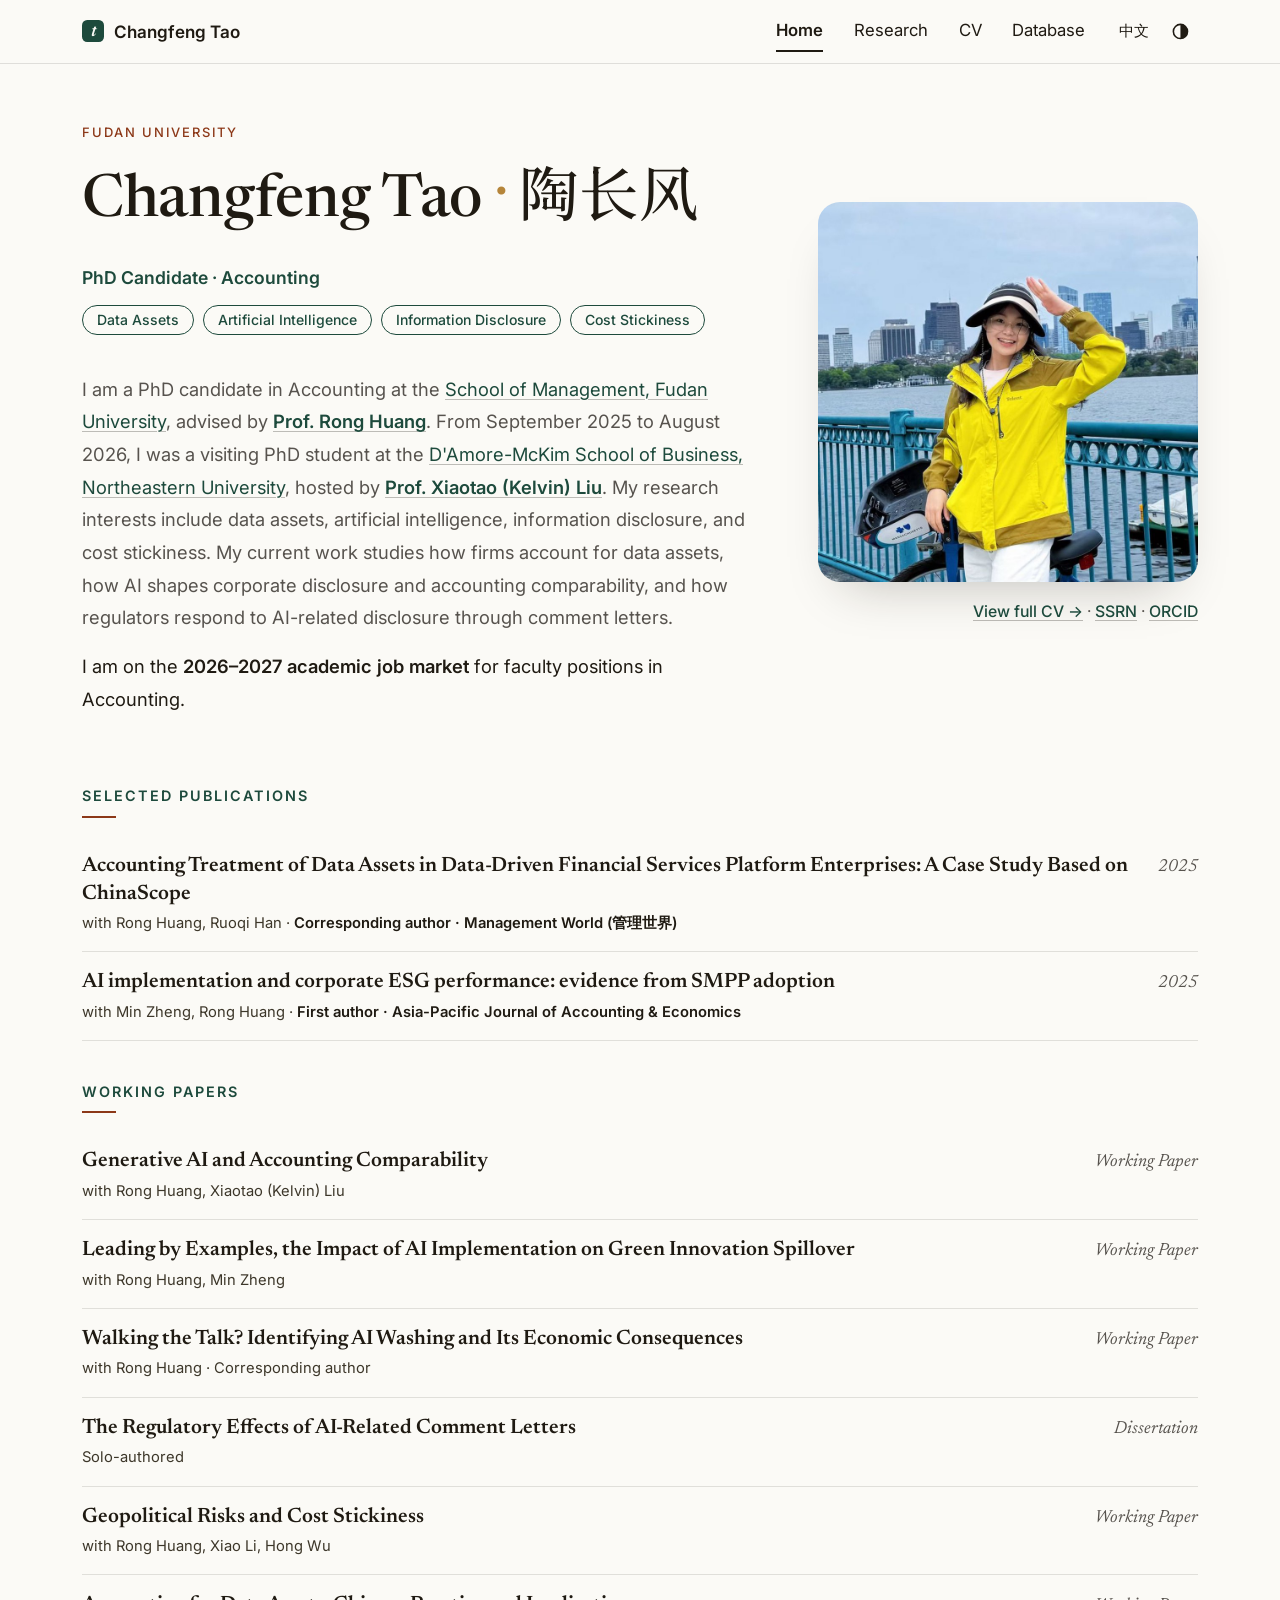
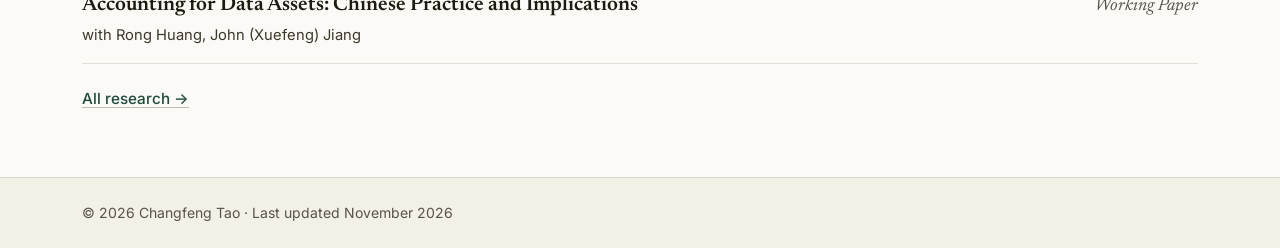
<file: index.html>
<!doctype html>
<html lang="en">
<head>
<meta charset="utf-8">
<meta name="viewport" content="width=device-width, initial-scale=1, viewport-fit=cover">
<title>Changfeng Tao · 陶长风</title>
<meta name="description" content="Changfeng Tao (陶长风) is a PhD candidate in Accounting at the School of Management, Fudan University, researching data assets, artificial intelligence, information disclosure, and cost stickiness.">
<link rel="icon" href="favicon.svg" type="image/svg+xml">
<link rel="preconnect" href="https://fonts.googleapis.com">
<link rel="preconnect" href="https://fonts.gstatic.com" crossorigin>
<link rel="stylesheet" href="assets/site.css">
<script src="assets/site.js"></script>
</head>
<body>

<header class="masthead">
  <div class="wrap masthead__inner">
    <a class="brand" href="index.html">
      <svg class="brand__mark" viewBox="0 0 64 64" width="22" height="22" aria-hidden="true"><rect width="64" height="64" rx="15"/><text x="32" y="47" text-anchor="middle">t</text></svg>
      <span class="en">Changfeng Tao</span><span class="zh">陶长风</span>
    </a>
    <nav class="nav" aria-label="Main">
      <a href="index.html" aria-current="page"><span class="en">Home</span><span class="zh">首页</span></a>
      <a href="research.html"><span class="en">Research</span><span class="zh">研究</span></a>
      <a href="cv.html"><span class="en">CV</span><span class="zh">简历</span></a>
      <a href="database.html"><span class="en">Database</span><span class="zh">数据库</span></a>
    </nav>
    <div class="tools">
      <button id="lang-toggle" class="tool" type="button" aria-label="Switch language / 切换语言"><span class="en">中文</span><span class="zh">EN</span></button>
      <button id="theme-toggle" class="tool" type="button" aria-label="Switch light or dark mode / 切换浅色或深色模式">
        <svg viewBox="0 0 24 24" aria-hidden="true"><circle cx="12" cy="12" r="9" fill="none" stroke="currentColor" stroke-width="2"/><path d="M12 3a9 9 0 0 1 0 18z" fill="currentColor"/></svg>
      </button>
    </div>
  </div>
</header>

<main class="wrap">

  <section class="hero">
    <div class="hero__copy">
      <p class="eyebrow"><span class="en">Fudan University</span><span class="zh">复旦大学</span></p>
      <h1 class="hero__name">
        <span class="first"><span class="en">Changfeng Tao</span><span class="zh cjk">陶长风</span></span>
        <span class="second"><span class="en cjk">陶长风</span><span class="zh">Changfeng Tao</span></span>
      </h1>
      <p class="hero__role"><span class="en">PhD Candidate · Accounting</span><span class="zh">博士生 · 会计学</span></p>
      <ul class="pills">
        <li><span class="en">Data Assets</span><span class="zh">数据资产</span></li>
        <li><span class="en">Artificial Intelligence</span><span class="zh">人工智能</span></li>
        <li><span class="en">Information Disclosure</span><span class="zh">信息披露</span></li>
        <li><span class="en">Cost Stickiness</span><span class="zh">成本粘性</span></li>
      </ul>
      <div class="hero__bio">
        <p class="en">I am a PhD candidate in Accounting at the <a href="https://www.fdsm.fudan.edu.cn/en/">School of Management, Fudan University</a>, advised by <a href="https://www.fdsm.fudan.edu.cn/fdrs/teacher/Rong%20Huang_CV_recent_website.pdf"><strong>Prof. Rong Huang</strong></a>. From September 2025 to August 2026, I was a visiting PhD student at the <a href="https://damore-mckim.northeastern.edu/">D'Amore-McKim School of Business, Northeastern University</a>, hosted by <a href="https://damore-mckim.northeastern.edu/people/xiaotao-kelvin-liu/"><strong>Prof. Xiaotao (Kelvin) Liu</strong></a>. My research interests include data assets, artificial intelligence, information disclosure, and cost stickiness. My current work studies how firms account for data assets, how AI shapes corporate disclosure and accounting comparability, and how regulators respond to AI-related disclosure through comment letters.</p>
        <p class="zh">我是<a href="https://www.fdsm.fudan.edu.cn/">复旦大学管理学院</a>会计学硕博连读博士生，导师为<a href="https://www.fdsm.fudan.edu.cn/fdrs/teacher/Rong%20Huang_CV_recent_website.pdf"><strong>黄蓉教授</strong></a>。2025 年 9 月至 2026 年 8 月，我在<a href="https://damore-mckim.northeastern.edu/">美国东北大学达摩尔·麦金商学院</a>联合培养，导师为 <a href="https://damore-mckim.northeastern.edu/people/xiaotao-kelvin-liu/"><strong>Xiaotao (Kelvin) Liu 教授</strong></a>。我的研究兴趣包括数据资产、人工智能、信息披露与成本粘性，目前关注企业如何对数据资产进行会计处理，人工智能如何影响企业披露与会计信息可比性，以及监管机构如何通过交易所问询函回应人工智能信息披露。</p>
        <p class="job-market en">I am on the <strong>2026–2027 academic job market</strong> for faculty positions in Accounting.</p>
        <p class="job-market zh">我正在参加 <strong>2026–2027 年度的高校教职求职</strong>（会计学方向）。</p>
      </div>
    </div>
    <div class="hero__photo">
      <img src="images/portrait.jpg" width="900" height="900" alt="Changfeng Tao by the Charles River, with the Boston skyline in the background">
      <p class="hero__links"><a href="cv.html"><span class="en">View full CV →</span><span class="zh">查看完整简历 →</span></a> · <a href="https://papers.ssrn.com/sol3/cf_dev/AbsByAuth.cfm?per_id=11059029">SSRN</a> · <a href="https://orcid.org/0000-0003-4159-3730">ORCID</a></p>
    </div>
  </section>

  <section class="home-section">
    <h2 class="section-head"><span class="en">Selected Publications</span><span class="zh">代表性发表</span></h2>

    <div class="entry">
      <div class="entry__main">
        <p class="entry__title"><a href="research.html#chinascope"><span class="en">Accounting Treatment of Data Assets in Data-Driven Financial Services Platform Enterprises: A Case Study Based on ChinaScope</span><span class="zh">金融服务型数据平台企业数据资产会计处理——基于数库科技的案例分析</span></a></p>
        <p class="entry__meta"><span class="en">with Rong Huang, Ruoqi Han · <strong>Corresponding author · Management World (管理世界)</strong></span><span class="zh">黄蓉，<strong>陶长风（通讯作者）</strong>，韩若琦 · <strong>《管理世界》</strong></span></p>
      </div>
      <p class="entry__date">2025</p>
    </div>

    <div class="entry">
      <div class="entry__main">
        <p class="entry__title"><a href="research.html#smpp">AI implementation and corporate ESG performance: evidence from SMPP adoption</a></p>
        <p class="entry__meta"><span class="en">with Min Zheng, Rong Huang · <strong>First author · Asia-Pacific Journal of Accounting &amp; Economics</strong></span><span class="zh"><strong>Changfeng Tao</strong>, Min Zheng, Rong Huang · <strong>Asia-Pacific Journal of Accounting &amp; Economics</strong></span></p>
      </div>
      <p class="entry__date">2025</p>
    </div>
  </section>

  <section class="home-section">
    <h2 class="section-head"><span class="en">Working Papers</span><span class="zh">工作论文</span></h2>

    <div class="entry">
      <div class="entry__main">
        <p class="entry__title"><a href="research.html#genai-comparability">Generative AI and Accounting Comparability</a></p>
        <p class="entry__meta"><span class="en">with Rong Huang, Xiaotao (Kelvin) Liu</span><span class="zh">Rong Huang, Xiaotao (Kelvin) Liu, Changfeng Tao</span></p>
      </div>
      <p class="entry__date"><span class="en">Working Paper</span><span class="zh">工作论文</span></p>
    </div>

    <div class="entry">
      <div class="entry__main">
        <p class="entry__title"><a href="research.html#green-innovation">Leading by Examples, the Impact of AI Implementation on Green Innovation Spillover</a></p>
        <p class="entry__meta"><span class="en">with Rong Huang, Min Zheng</span><span class="zh">Rong Huang, Changfeng Tao, Min Zheng</span></p>
      </div>
      <p class="entry__date"><span class="en">Working Paper</span><span class="zh">工作论文</span></p>
    </div>

    <div class="entry">
      <div class="entry__main">
        <p class="entry__title"><a href="research.html#ai-disclosure"><span class="en">Walking the Talk? Identifying AI Washing and Its Economic Consequences</span><span class="zh">听其言观其行：人工智能漂洗的识别与经济后果</span></a></p>
        <p class="entry__meta"><span class="en">with Rong Huang · Corresponding author</span><span class="zh">黄蓉，陶长风（通讯作者）</span></p>
      </div>
      <p class="entry__date"><span class="en">Working Paper</span><span class="zh">工作论文</span></p>
    </div>

    <div class="entry">
      <div class="entry__main">
        <p class="entry__title"><a href="research.html#dissertation"><span class="en">The Regulatory Effects of AI-Related Comment Letters</span><span class="zh">人工智能主题问询函的监管效应研究</span></a></p>
        <p class="entry__meta"><span class="en">Solo-authored</span><span class="zh">陶长风</span></p>
      </div>
      <p class="entry__date"><span class="en">Dissertation</span><span class="zh">博士论文</span></p>
    </div>

    <div class="entry">
      <div class="entry__main">
        <p class="entry__title"><a href="research.html#cost-stickiness">Geopolitical Risks and Cost Stickiness</a></p>
        <p class="entry__meta"><span class="en">with Rong Huang, Xiao Li, Hong Wu</span><span class="zh">Rong Huang, Xiao Li, Changfeng Tao, Hong Wu</span></p>
      </div>
      <p class="entry__date"><span class="en">Working Paper</span><span class="zh">工作论文</span></p>
    </div>

    <div class="entry">
      <div class="entry__main">
        <p class="entry__title"><a href="research.html#data-assets-china">Accounting for Data Assets: Chinese Practice and Implications</a></p>
        <p class="entry__meta"><span class="en">with Rong Huang, John (Xuefeng) Jiang</span><span class="zh">Rong Huang, John (Xuefeng) Jiang, Changfeng Tao</span></p>
      </div>
      <p class="entry__date"><span class="en">Working Paper</span><span class="zh">工作论文</span></p>
    </div>

    <p class="more"><a href="research.html"><span class="en">All research →</span><span class="zh">查看全部研究 →</span></a></p>
  </section>

</main>

<footer class="footer">
  <div class="wrap footer__inner">
    <p><span class="en">© 2026 Changfeng Tao · Last updated November 2026</span><span class="zh">© 2026 陶长风 · 最后更新于 2026 年 11 月</span></p>
  </div>
</footer>

</body>
</html>
</file>
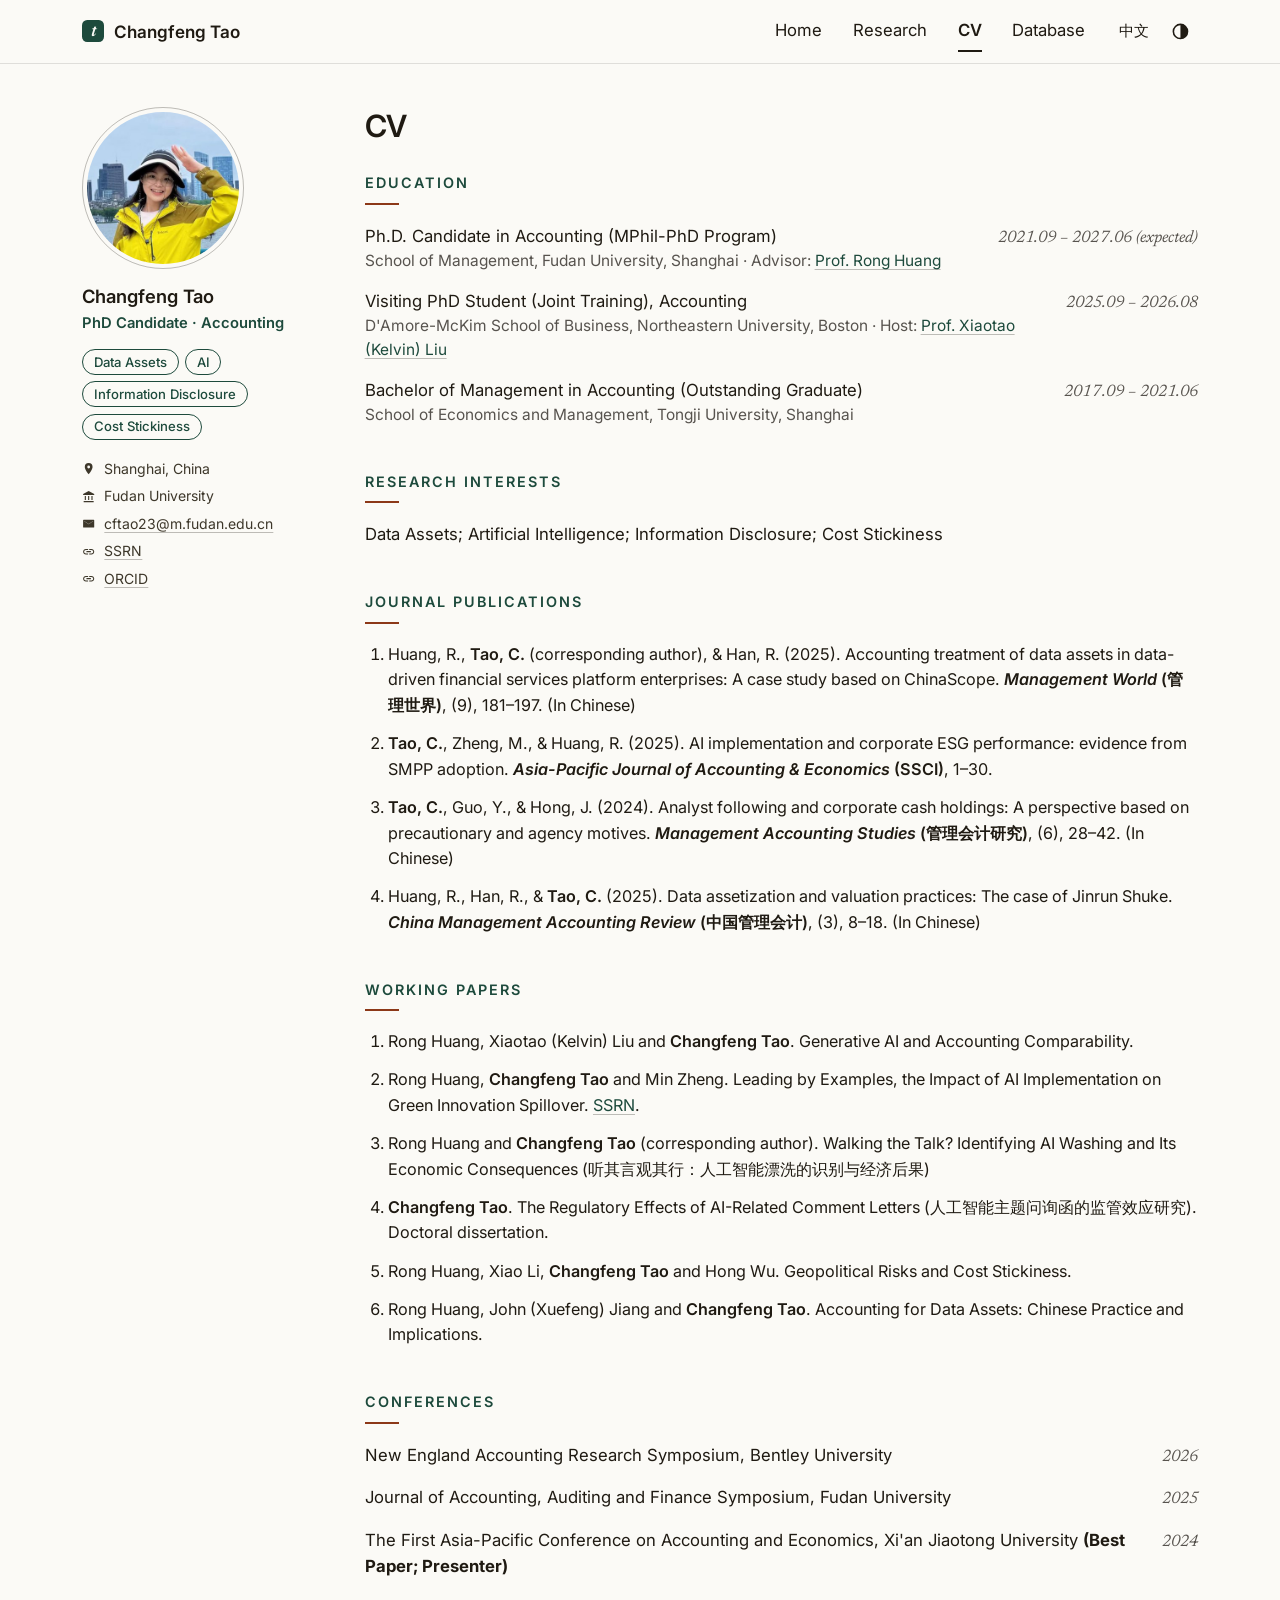
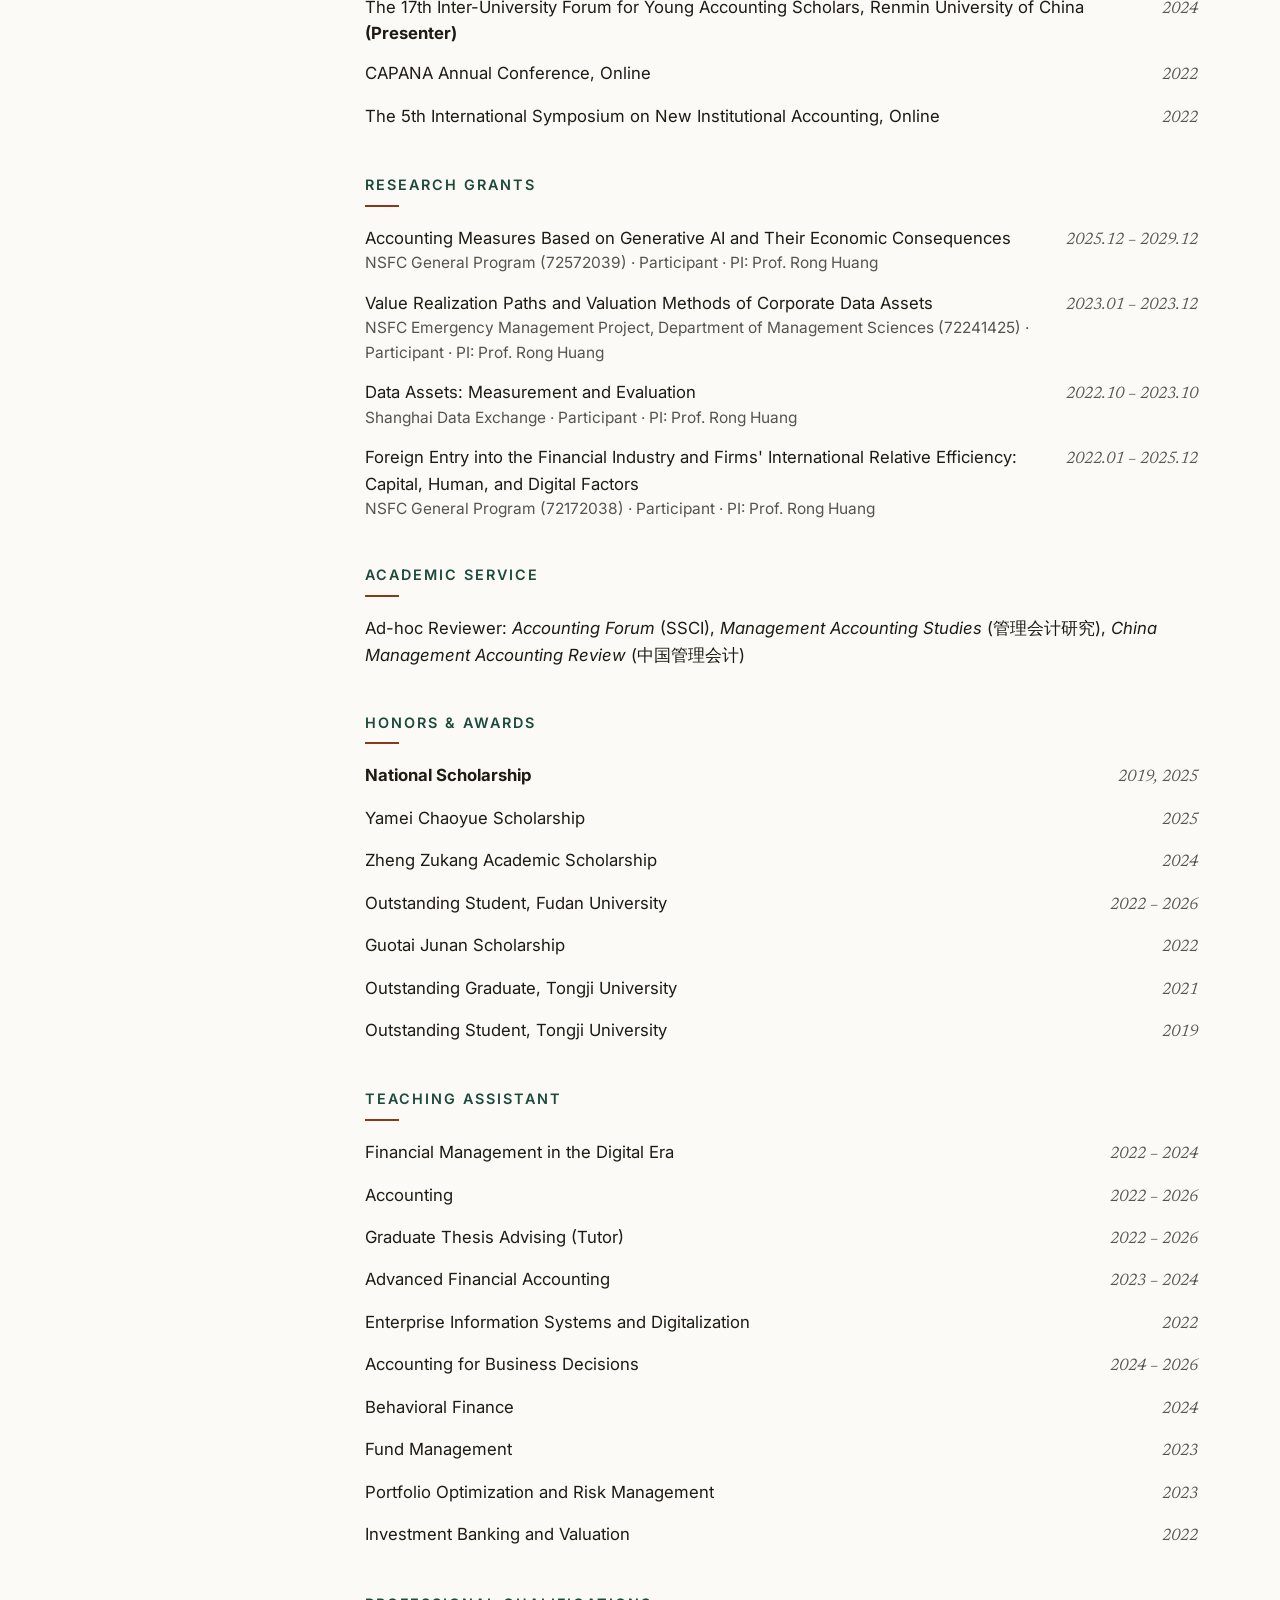
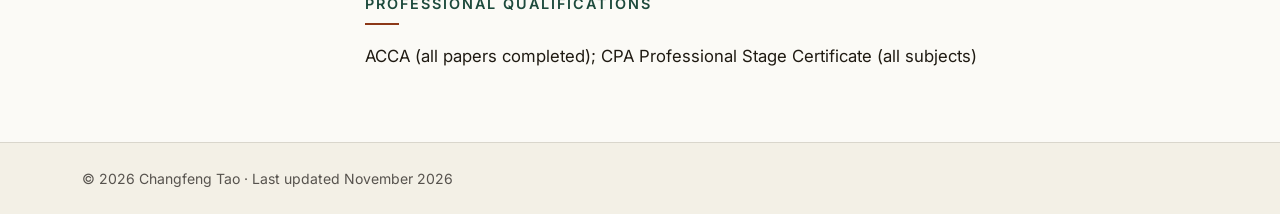
<file: cv.html>
<!doctype html>
<html lang="en">
<head>
<meta charset="utf-8">
<meta name="viewport" content="width=device-width, initial-scale=1, viewport-fit=cover">
<title>CV · Changfeng Tao</title>
<meta name="description" content="Curriculum vitae of Changfeng Tao (陶长风), PhD candidate in Accounting at the School of Management, Fudan University.">
<link rel="icon" href="favicon.svg" type="image/svg+xml">
<link rel="preconnect" href="https://fonts.googleapis.com">
<link rel="preconnect" href="https://fonts.gstatic.com" crossorigin>
<link rel="stylesheet" href="assets/site.css">
<script src="assets/site.js"></script>
</head>
<body>

<header class="masthead">
  <div class="wrap masthead__inner">
    <a class="brand" href="index.html">
      <svg class="brand__mark" viewBox="0 0 64 64" width="22" height="22" aria-hidden="true"><rect width="64" height="64" rx="15"/><text x="32" y="47" text-anchor="middle">t</text></svg>
      <span class="en">Changfeng Tao</span><span class="zh">陶长风</span>
    </a>
    <nav class="nav" aria-label="Main">
      <a href="index.html"><span class="en">Home</span><span class="zh">首页</span></a>
      <a href="research.html"><span class="en">Research</span><span class="zh">研究</span></a>
      <a href="cv.html" aria-current="page"><span class="en">CV</span><span class="zh">简历</span></a>
      <a href="database.html"><span class="en">Database</span><span class="zh">数据库</span></a>
    </nav>
    <div class="tools">
      <button id="lang-toggle" class="tool" type="button" aria-label="Switch language / 切换语言"><span class="en">中文</span><span class="zh">EN</span></button>
      <button id="theme-toggle" class="tool" type="button" aria-label="Switch light or dark mode / 切换浅色或深色模式">
        <svg viewBox="0 0 24 24" aria-hidden="true"><circle cx="12" cy="12" r="9" fill="none" stroke="currentColor" stroke-width="2"/><path d="M12 3a9 9 0 0 1 0 18z" fill="currentColor"/></svg>
      </button>
    </div>
  </div>
</header>

<div class="wrap layout">

  <aside class="sidebar">
    <img class="sidebar__photo" src="images/avatar.jpg" width="360" height="360" alt="Changfeng Tao">
    <div>
      <p class="sidebar__name"><span class="en">Changfeng Tao</span><span class="zh">陶长风</span></p>
      <p class="sidebar__role"><span class="en">PhD Candidate · Accounting</span><span class="zh">博士生 · 会计学</span></p>
    </div>
    <ul class="pills">
      <li><span class="en">Data Assets</span><span class="zh">数据资产</span></li>
      <li><span class="en">AI</span><span class="zh">人工智能</span></li>
      <li><span class="en">Information Disclosure</span><span class="zh">信息披露</span></li>
      <li><span class="en">Cost Stickiness</span><span class="zh">成本粘性</span></li>
    </ul>
    <ul class="contact">
      <li><svg viewBox="0 0 24 24" aria-hidden="true"><path d="M12 2a7 7 0 0 0-7 7c0 5 7 13 7 13s7-8 7-13a7 7 0 0 0-7-7zm0 9.5A2.5 2.5 0 1 1 12 6.500a2.500 2.500 0 0 1 0 5z"/></svg><span><span class="en">Shanghai, China</span><span class="zh">中国，上海</span></span></li>
      <li><svg viewBox="0 0 24 24" aria-hidden="true"><path d="M12 2 2 7v2h20V7zM5 11v7h2v-7zm6 0v7h2v-7zm6 0v7h2v-7zM3 20v2h18v-2z"/></svg><span><span class="en">Fudan University</span><span class="zh">复旦大学</span></span></li>
      <li><svg viewBox="0 0 24 24" aria-hidden="true"><path d="M3 5h18a1 1 0 0 1 1 1v12a1 1 0 0 1-1 1H3a1 1 0 0 1-1-1V6a1 1 0 0 1 1-1zm9 8 8-5.500V7l-8 5.500L4 7v.5z"/></svg><a href="mailto:cftao23@m.fudan.edu.cn">cftao23@m.fudan.edu.cn</a></li>
      <li><svg viewBox="0 0 24 24" aria-hidden="true"><path d="M3.900 12c0-1.710 1.390-3.100 3.100-3.100h4V7H7c-2.760 0-5 2.240-5 5s2.240 5 5 5h4v-1.900H7c-1.710 0-3.100-1.390-3.100-3.100zM8 13h8v-2H8zm9-6h-4v1.900h4c1.710 0 3.100 1.390 3.100 3.100s-1.390 3.100-3.100 3.100h-4V17h4c2.760 0 5-2.240 5-5s-2.240-5-5-5z"/></svg><a href="https://papers.ssrn.com/sol3/cf_dev/AbsByAuth.cfm?per_id=11059029">SSRN</a></li>
      <li><svg viewBox="0 0 24 24" aria-hidden="true"><path d="M3.900 12c0-1.710 1.390-3.100 3.100-3.100h4V7H7c-2.760 0-5 2.240-5 5s2.240 5 5 5h4v-1.900H7c-1.710 0-3.100-1.390-3.100-3.100zM8 13h8v-2H8zm9-6h-4v1.900h4c1.710 0 3.100 1.390 3.100 3.100s-1.390 3.100-3.100 3.100h-4V17h4c2.760 0 5-2.240 5-5s-2.240-5-5-5z"/></svg><a href="https://orcid.org/0000-0003-4159-3730">ORCID</a></li>
    </ul>
  </aside>

  <main class="content">
    <h1 class="page-title"><span class="en">CV</span><span class="zh">简历</span></h1>

    <section class="block">
      <h2 class="section-head"><span class="en">Education</span><span class="zh">教育背景</span></h2>
      <ul class="cv-list">
        <li class="cv-item">
          <div class="cv-item__main">
            <span class="en">Ph.D. Candidate in Accounting (MPhil-PhD Program)</span><span class="zh">硕博连读项目，会计学专业</span>
            <small><span class="en">School of Management, Fudan University, Shanghai · Advisor: <a href="https://www.fdsm.fudan.edu.cn/fdrs/teacher/Rong%20Huang_CV_recent_website.pdf">Prof. Rong Huang</a></span><span class="zh">复旦大学管理学院，中国上海 · 博士生导师：<a href="https://www.fdsm.fudan.edu.cn/fdrs/teacher/Rong%20Huang_CV_recent_website.pdf">黄蓉教授</a></span></small>
          </div>
          <span class="cv-item__date"><span class="en">2021.09 – 2027.06 (expected)</span><span class="zh">2021.09 – 2027.06（预计）</span></span>
        </li>
        <li class="cv-item">
          <div class="cv-item__main">
            <span class="en">Visiting PhD Student (Joint Training), Accounting</span><span class="zh">联合培养，会计学专业</span>
            <small><span class="en">D'Amore-McKim School of Business, Northeastern University, Boston · Host: <a href="https://damore-mckim.northeastern.edu/people/xiaotao-kelvin-liu/">Prof. Xiaotao (Kelvin) Liu</a></span><span class="zh">东北大学达摩尔·麦金商学院，美国波士顿 · 导师：<a href="https://damore-mckim.northeastern.edu/people/xiaotao-kelvin-liu/">Xiaotao (Kelvin) Liu 教授</a></span></small>
          </div>
          <span class="cv-item__date">2025.09 – 2026.08</span>
        </li>
        <li class="cv-item">
          <div class="cv-item__main">
            <span class="en">Bachelor of Management in Accounting (Outstanding Graduate)</span><span class="zh">管理学学士（优秀毕业生），会计学专业</span>
            <small><span class="en">School of Economics and Management, Tongji University, Shanghai</span><span class="zh">同济大学经济与管理学院，中国上海</span></small>
          </div>
          <span class="cv-item__date">2017.09 – 2021.06</span>
        </li>
      </ul>
    </section>

    <section class="block">
      <h2 class="section-head"><span class="en">Research Interests</span><span class="zh">研究兴趣</span></h2>
      <p class="cv-text"><span class="en">Data Assets; Artificial Intelligence; Information Disclosure; Cost Stickiness</span><span class="zh">数据资产，人工智能，信息披露，成本粘性</span></p>
    </section>

    <section class="block">
      <h2 class="section-head"><span class="en">Journal Publications</span><span class="zh">期刊发表</span></h2>
      <ol class="cv-num">
        <li><span class="en">Huang, R., <strong>Tao, C.</strong> (corresponding author), &amp; Han, R. (2025). Accounting treatment of data assets in data-driven financial services platform enterprises: A case study based on ChinaScope. <strong><em>Management World</em> (管理世界)</strong>, (9), 181–197. (In Chinese)</span><span class="zh">黄蓉，<strong>陶长风（通讯作者）</strong>，韩若琦. (2025). 金融服务型数据平台企业数据资产会计处理——基于数库科技的案例分析. <strong>管理世界</strong>, (09), 181–197.</span></li>
        <li><strong>Tao, C.</strong>, Zheng, M., &amp; Huang, R. (2025). AI implementation and corporate ESG performance: evidence from SMPP adoption. <strong><em>Asia-Pacific Journal of Accounting &amp; Economics</em> (SSCI)</strong>, 1–30.</li>
        <li><span class="en"><strong>Tao, C.</strong>, Guo, Y., &amp; Hong, J. (2024). Analyst following and corporate cash holdings: A perspective based on precautionary and agency motives. <strong><em>Management Accounting Studies</em> (管理会计研究)</strong>, (6), 28–42. (In Chinese)</span><span class="zh"><strong>陶长风</strong>，郭雅婷，洪剑峭. (2024). 分析师关注与企业现金持有——基于预防性动机和代理动机视角. <strong>管理会计研究</strong>, (06), 28–42.</span></li>
        <li><span class="en">Huang, R., Han, R., &amp; <strong>Tao, C.</strong> (2025). Data assetization and valuation practices: The case of Jinrun Shuke. <strong><em>China Management Accounting Review</em> (中国管理会计)</strong>, (3), 8–18. (In Chinese)</span><span class="zh">黄蓉，韩若琦，<strong>陶长风</strong>. (2025). 金润数科的数据资产化及估值实践研究. <strong>中国管理会计</strong>, (03), 8–18.</span></li>
      </ol>
    </section>

    <section class="block">
      <h2 class="section-head"><span class="en">Working Papers</span><span class="zh">工作论文</span></h2>
      <ol class="cv-num">
        <li>Rong Huang, Xiaotao (Kelvin) Liu and <strong>Changfeng Tao</strong>. Generative AI and Accounting Comparability.</li>
        <li>Rong Huang, <strong>Changfeng Tao</strong> and Min Zheng. Leading by Examples, the Impact of AI Implementation on Green Innovation Spillover. <a href="https://papers.ssrn.com/sol3/papers.cfm?abstract_id=6539878">SSRN</a>.</li>
        <li><span class="en">Rong Huang and <strong>Changfeng Tao</strong> (corresponding author). Walking the Talk? Identifying AI Washing and Its Economic Consequences (听其言观其行：人工智能漂洗的识别与经济后果)</span><span class="zh">黄蓉，<strong>陶长风（通讯作者）</strong>. 听其言观其行：人工智能漂洗的识别与经济后果</span></li>
        <li><span class="en"><strong>Changfeng Tao</strong>. The Regulatory Effects of AI-Related Comment Letters (人工智能主题问询函的监管效应研究). Doctoral dissertation.</span><span class="zh"><strong>陶长风</strong>. 人工智能主题问询函的监管效应研究. 博士论文.</span></li>
        <li>Rong Huang, Xiao Li, <strong>Changfeng Tao</strong> and Hong Wu. Geopolitical Risks and Cost Stickiness.</li>
        <li>Rong Huang, John (Xuefeng) Jiang and <strong>Changfeng Tao</strong>. Accounting for Data Assets: Chinese Practice and Implications.</li>
      </ol>
    </section>

    <section class="block">
      <h2 class="section-head"><span class="en">Conferences</span><span class="zh">学术会议</span></h2>
      <ul class="cv-list">
        <li class="cv-item"><div class="cv-item__main">New England Accounting Research Symposium, Bentley University</div><span class="cv-item__date">2026</span></li>
        <li class="cv-item"><div class="cv-item__main"><span class="en">Journal of Accounting, Auditing and Finance Symposium, Fudan University</span><span class="zh">Journal of Accounting, Auditing and Finance Symposium，复旦大学</span></div><span class="cv-item__date">2025</span></li>
        <li class="cv-item"><div class="cv-item__main"><span class="en">The First Asia-Pacific Conference on Accounting and Economics, Xi'an Jiaotong University <strong>(Best Paper; Presenter)</strong></span><span class="zh">第一届亚太会计与经济中国问题年会，西安交通大学，<strong>最佳论文（报告人）</strong></span></div><span class="cv-item__date">2024</span></li>
        <li class="cv-item"><div class="cv-item__main"><span class="en">The 17th Inter-University Forum for Young Accounting Scholars, Renmin University of China <strong>(Presenter)</strong></span><span class="zh">第十七届校际青年会计学者学术论坛，中国人民大学<strong>（报告人）</strong></span></div><span class="cv-item__date">2024</span></li>
        <li class="cv-item"><div class="cv-item__main">CAPANA Annual Conference, Online</div><span class="cv-item__date">2022</span></li>
        <li class="cv-item"><div class="cv-item__main"><span class="en">The 5th International Symposium on New Institutional Accounting, Online</span><span class="zh">第五届新制度会计学国际研讨会，线上</span></div><span class="cv-item__date">2022</span></li>
      </ul>
    </section>

    <section class="block">
      <h2 class="section-head"><span class="en">Research Grants</span><span class="zh">基金经历</span></h2>
      <ul class="cv-list">
        <li class="cv-item">
          <div class="cv-item__main">
            <span class="en">Accounting Measures Based on Generative AI and Their Economic Consequences</span><span class="zh">基于生成式人工智能的会计指标构建与经济后果研究</span>
            <small><span class="en">NSFC General Program (72572039) · Participant · PI: Prof. Rong Huang</span><span class="zh">国家自然科学基金面上项目（72572039）· 参与 · 项目负责人：黄蓉教授</span></small>
          </div>
          <span class="cv-item__date">2025.12 – 2029.12</span>
        </li>
        <li class="cv-item">
          <div class="cv-item__main">
            <span class="en">Value Realization Paths and Valuation Methods of Corporate Data Assets</span><span class="zh">企业数据资产的价值实现路径和估值方法</span>
            <small><span class="en">NSFC Emergency Management Project, Department of Management Sciences (72241425) · Participant · PI: Prof. Rong Huang</span><span class="zh">国家自然科学基金管理学部应急管理项目（72241425）· 参与 · 项目负责人：黄蓉教授</span></small>
          </div>
          <span class="cv-item__date">2023.01 – 2023.12</span>
        </li>
        <li class="cv-item">
          <div class="cv-item__main">
            <span class="en">Data Assets: Measurement and Evaluation</span><span class="zh">数据资产及其衡量与评估</span>
            <small><span class="en">Shanghai Data Exchange · Participant · PI: Prof. Rong Huang</span><span class="zh">上海数据交易所有限公司 · 参与 · 项目负责人：黄蓉教授</span></small>
          </div>
          <span class="cv-item__date">2022.10 – 2023.10</span>
        </li>
        <li class="cv-item">
          <div class="cv-item__main">
            <span class="en">Foreign Entry into the Financial Industry and Firms' International Relative Efficiency: Capital, Human, and Digital Factors</span><span class="zh">金融业外资准入与企业国际相对效率——基于资本、人力和数字要素的研究</span>
            <small><span class="en">NSFC General Program (72172038) · Participant · PI: Prof. Rong Huang</span><span class="zh">国家自然科学基金面上项目（72172038）· 参与 · 项目负责人：黄蓉教授</span></small>
          </div>
          <span class="cv-item__date">2022.01 – 2025.12</span>
        </li>
      </ul>
    </section>

    <section class="block">
      <h2 class="section-head"><span class="en">Academic Service</span><span class="zh">学术服务</span></h2>
      <p class="cv-text"><span class="en">Ad-hoc Reviewer: <em>Accounting Forum</em> (SSCI), <em>Management Accounting Studies</em> (管理会计研究), <em>China Management Accounting Review</em> (中国管理会计)</span><span class="zh">匿名审稿人：<em>Accounting Forum</em>（SSCI），管理会计研究，中国管理会计</span></p>
    </section>

    <section class="block">
      <h2 class="section-head"><span class="en">Honors &amp; Awards</span><span class="zh">获奖情况</span></h2>
      <ul class="cv-list">
        <li class="cv-item"><div class="cv-item__main"><strong><span class="en">National Scholarship</span><span class="zh">国家奖学金</span></strong></div><span class="cv-item__date">2019, 2025</span></li>
        <li class="cv-item"><div class="cv-item__main"><span class="en">Yamei Chaoyue Scholarship</span><span class="zh">亚美超越奖学金</span></div><span class="cv-item__date">2025</span></li>
        <li class="cv-item"><div class="cv-item__main"><span class="en">Zheng Zukang Academic Scholarship</span><span class="zh">郑祖康学业奖学金</span></div><span class="cv-item__date">2024</span></li>
        <li class="cv-item"><div class="cv-item__main"><span class="en">Outstanding Student, Fudan University</span><span class="zh">复旦大学优秀学生</span></div><span class="cv-item__date">2022 – 2026</span></li>
        <li class="cv-item"><div class="cv-item__main"><span class="en">Guotai Junan Scholarship</span><span class="zh">国泰君安奖学金</span></div><span class="cv-item__date">2022</span></li>
        <li class="cv-item"><div class="cv-item__main"><span class="en">Outstanding Graduate, Tongji University</span><span class="zh">同济大学优秀毕业生</span></div><span class="cv-item__date">2021</span></li>
        <li class="cv-item"><div class="cv-item__main"><span class="en">Outstanding Student, Tongji University</span><span class="zh">同济大学优秀学生</span></div><span class="cv-item__date">2019</span></li>
      </ul>
    </section>

    <section class="block">
      <h2 class="section-head"><span class="en">Teaching Assistant</span><span class="zh">助教经历</span></h2>
      <ul class="cv-list">
        <li class="cv-item"><div class="cv-item__main"><span class="en">Financial Management in the Digital Era</span><span class="zh">数字化时代财务管理</span></div><span class="cv-item__date">2022 – 2024</span></li>
        <li class="cv-item"><div class="cv-item__main"><span class="en">Accounting</span><span class="zh">会计学</span></div><span class="cv-item__date">2022 – 2026</span></li>
        <li class="cv-item"><div class="cv-item__main"><span class="en">Graduate Thesis Advising (Tutor)</span><span class="zh">研究生学位论文助导</span></div><span class="cv-item__date">2022 – 2026</span></li>
        <li class="cv-item"><div class="cv-item__main"><span class="en">Advanced Financial Accounting</span><span class="zh">高级财务会计</span></div><span class="cv-item__date">2023 – 2024</span></li>
        <li class="cv-item"><div class="cv-item__main"><span class="en">Enterprise Information Systems and Digitalization</span><span class="zh">企业信息系统和数字化</span></div><span class="cv-item__date">2022</span></li>
        <li class="cv-item"><div class="cv-item__main">Accounting for Business Decisions</div><span class="cv-item__date">2024 – 2026</span></li>
        <li class="cv-item"><div class="cv-item__main">Behavioral Finance</div><span class="cv-item__date">2024</span></li>
        <li class="cv-item"><div class="cv-item__main">Fund Management</div><span class="cv-item__date">2023</span></li>
        <li class="cv-item"><div class="cv-item__main">Portfolio Optimization and Risk Management</div><span class="cv-item__date">2023</span></li>
        <li class="cv-item"><div class="cv-item__main">Investment Banking and Valuation</div><span class="cv-item__date">2022</span></li>
      </ul>
    </section>

    <section class="block">
      <h2 class="section-head"><span class="en">Professional Qualifications</span><span class="zh">专业技能</span></h2>
      <p class="cv-text"><span class="en">ACCA (all papers completed); CPA Professional Stage Certificate (all subjects)</span><span class="zh">ACCA 全科证书，CPA 专业阶段全科证书</span></p>
    </section>
  </main>

</div>

<footer class="footer">
  <div class="wrap footer__inner">
    <p><span class="en">© 2026 Changfeng Tao · Last updated November 2026</span><span class="zh">© 2026 陶长风 · 最后更新于 2026 年 11 月</span></p>
  </div>
</footer>

</body>
</html>
</file>
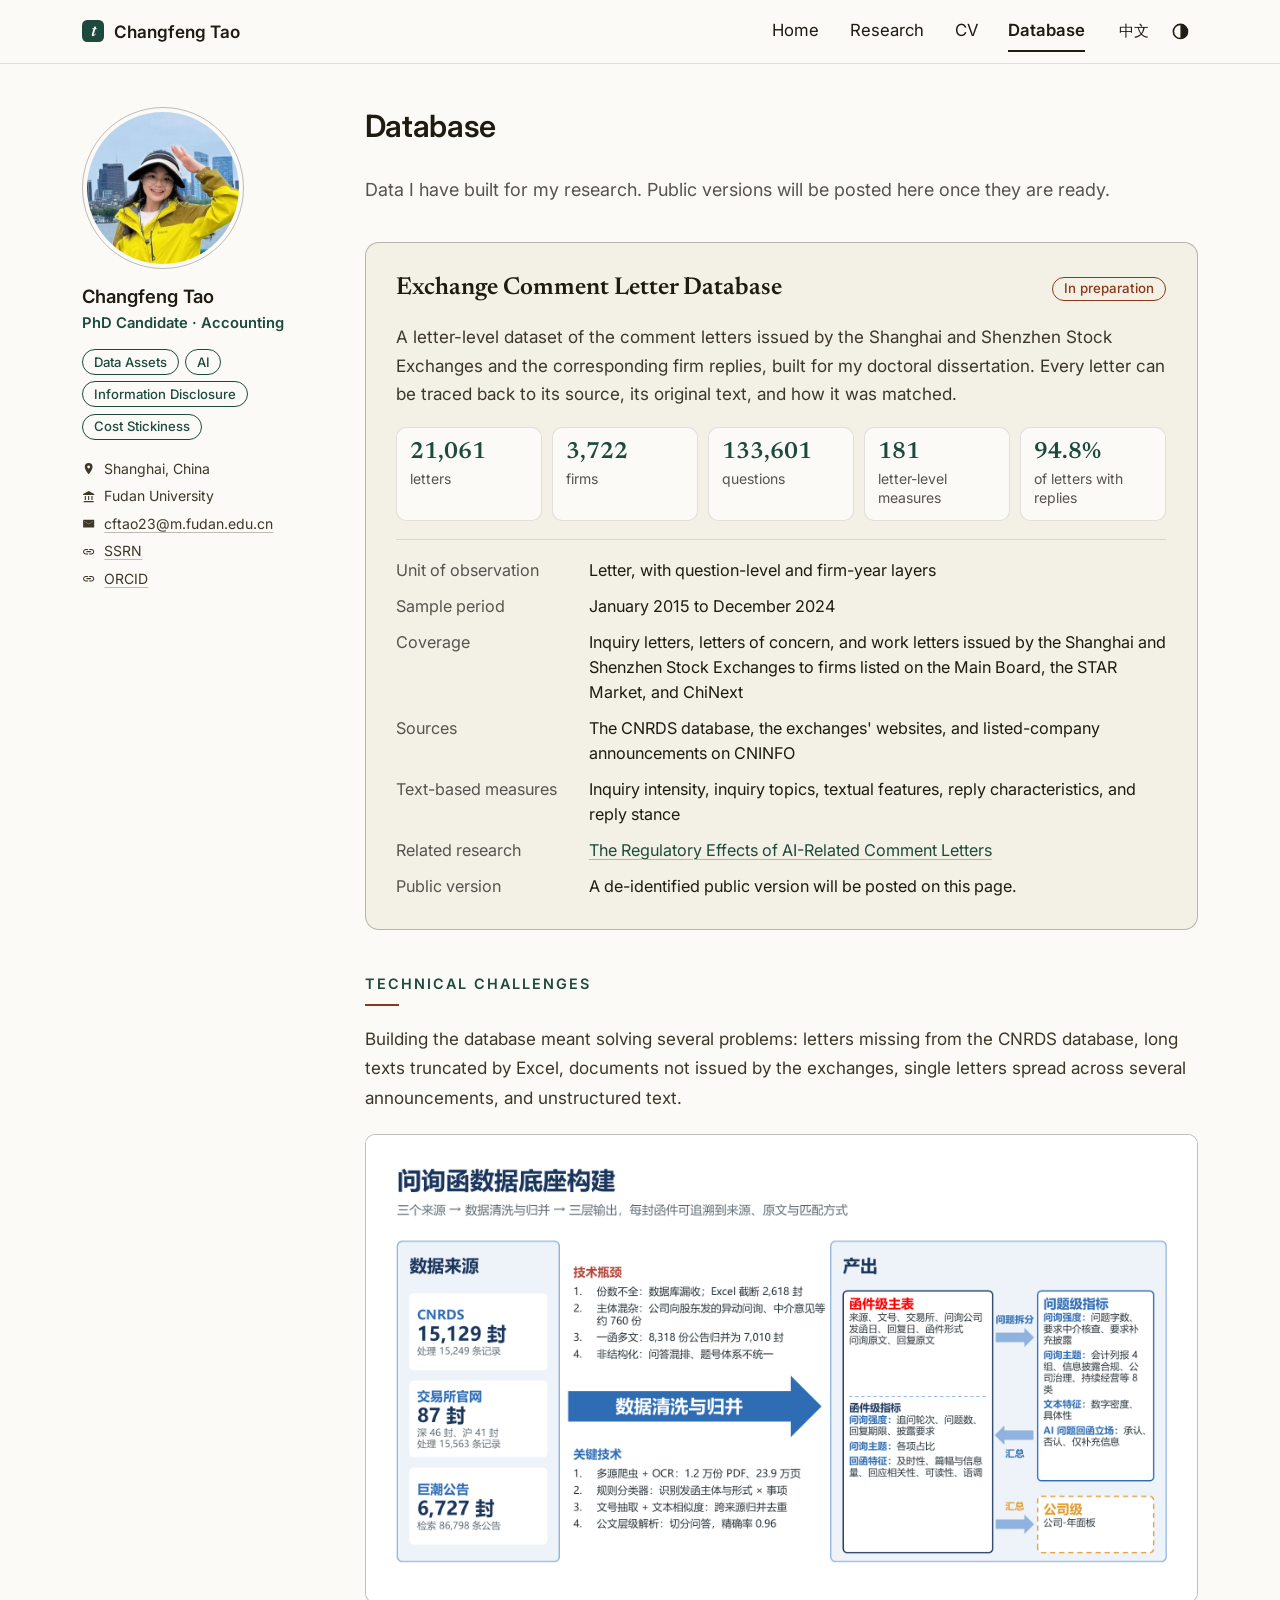
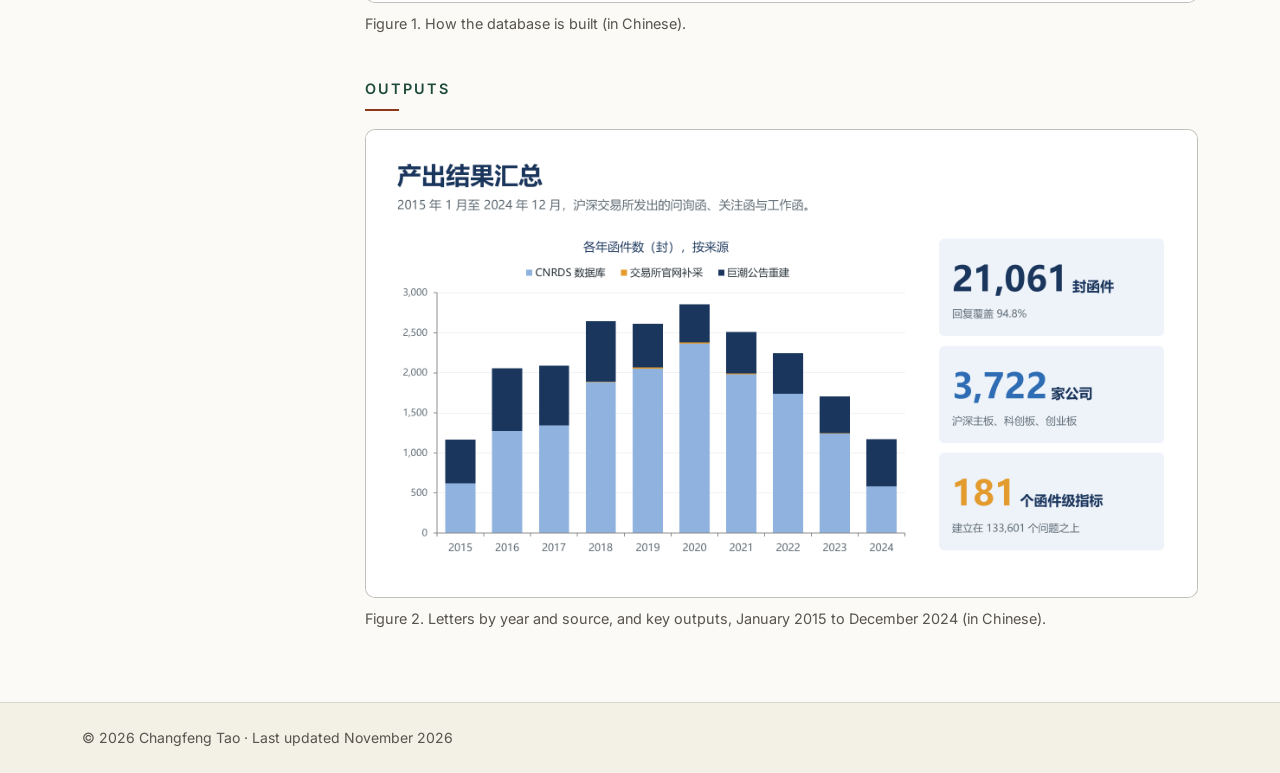
<file: database.html>
<!doctype html>
<html lang="en">
<head>
<meta charset="utf-8">
<meta name="viewport" content="width=device-width, initial-scale=1, viewport-fit=cover">
<title>Database · Changfeng Tao</title>
<meta name="description" content="Research data built by Changfeng Tao (陶长风), including a letter-level database of comment letters from the Shanghai and Shenzhen Stock Exchanges.">
<link rel="icon" href="favicon.svg" type="image/svg+xml">
<link rel="preconnect" href="https://fonts.googleapis.com">
<link rel="preconnect" href="https://fonts.gstatic.com" crossorigin>
<link rel="stylesheet" href="assets/site.css">
<script src="assets/site.js"></script>
</head>
<body>

<header class="masthead">
  <div class="wrap masthead__inner">
    <a class="brand" href="index.html">
      <svg class="brand__mark" viewBox="0 0 64 64" width="22" height="22" aria-hidden="true"><rect width="64" height="64" rx="15"/><text x="32" y="47" text-anchor="middle">t</text></svg>
      <span class="en">Changfeng Tao</span><span class="zh">陶长风</span>
    </a>
    <nav class="nav" aria-label="Main">
      <a href="index.html"><span class="en">Home</span><span class="zh">首页</span></a>
      <a href="research.html"><span class="en">Research</span><span class="zh">研究</span></a>
      <a href="cv.html"><span class="en">CV</span><span class="zh">简历</span></a>
      <a href="database.html" aria-current="page"><span class="en">Database</span><span class="zh">数据库</span></a>
    </nav>
    <div class="tools">
      <button id="lang-toggle" class="tool" type="button" aria-label="Switch language / 切换语言"><span class="en">中文</span><span class="zh">EN</span></button>
      <button id="theme-toggle" class="tool" type="button" aria-label="Switch light or dark mode / 切换浅色或深色模式">
        <svg viewBox="0 0 24 24" aria-hidden="true"><circle cx="12" cy="12" r="9" fill="none" stroke="currentColor" stroke-width="2"/><path d="M12 3a9 9 0 0 1 0 18z" fill="currentColor"/></svg>
      </button>
    </div>
  </div>
</header>

<div class="wrap layout">

  <aside class="sidebar">
    <img class="sidebar__photo" src="images/avatar.jpg" width="360" height="360" alt="Changfeng Tao">
    <div>
      <p class="sidebar__name"><span class="en">Changfeng Tao</span><span class="zh">陶长风</span></p>
      <p class="sidebar__role"><span class="en">PhD Candidate · Accounting</span><span class="zh">博士生 · 会计学</span></p>
    </div>
    <ul class="pills">
      <li><span class="en">Data Assets</span><span class="zh">数据资产</span></li>
      <li><span class="en">AI</span><span class="zh">人工智能</span></li>
      <li><span class="en">Information Disclosure</span><span class="zh">信息披露</span></li>
      <li><span class="en">Cost Stickiness</span><span class="zh">成本粘性</span></li>
    </ul>
    <ul class="contact">
      <li><svg viewBox="0 0 24 24" aria-hidden="true"><path d="M12 2a7 7 0 0 0-7 7c0 5 7 13 7 13s7-8 7-13a7 7 0 0 0-7-7zm0 9.5A2.5 2.5 0 1 1 12 6.500a2.500 2.500 0 0 1 0 5z"/></svg><span><span class="en">Shanghai, China</span><span class="zh">中国，上海</span></span></li>
      <li><svg viewBox="0 0 24 24" aria-hidden="true"><path d="M12 2 2 7v2h20V7zM5 11v7h2v-7zm6 0v7h2v-7zm6 0v7h2v-7zM3 20v2h18v-2z"/></svg><span><span class="en">Fudan University</span><span class="zh">复旦大学</span></span></li>
      <li><svg viewBox="0 0 24 24" aria-hidden="true"><path d="M3 5h18a1 1 0 0 1 1 1v12a1 1 0 0 1-1 1H3a1 1 0 0 1-1-1V6a1 1 0 0 1 1-1zm9 8 8-5.500V7l-8 5.500L4 7v.5z"/></svg><a href="mailto:cftao23@m.fudan.edu.cn">cftao23@m.fudan.edu.cn</a></li>
      <li><svg viewBox="0 0 24 24" aria-hidden="true"><path d="M3.900 12c0-1.710 1.390-3.100 3.100-3.100h4V7H7c-2.760 0-5 2.240-5 5s2.240 5 5 5h4v-1.900H7c-1.710 0-3.100-1.390-3.100-3.100zM8 13h8v-2H8zm9-6h-4v1.900h4c1.710 0 3.100 1.390 3.100 3.100s-1.390 3.100-3.100 3.100h-4V17h4c2.760 0 5-2.240 5-5s-2.240-5-5-5z"/></svg><a href="https://papers.ssrn.com/sol3/cf_dev/AbsByAuth.cfm?per_id=11059029">SSRN</a></li>
      <li><svg viewBox="0 0 24 24" aria-hidden="true"><path d="M3.900 12c0-1.710 1.390-3.100 3.100-3.100h4V7H7c-2.760 0-5 2.240-5 5s2.240 5 5 5h4v-1.900H7c-1.710 0-3.100-1.390-3.100-3.100zM8 13h8v-2H8zm9-6h-4v1.900h4c1.710 0 3.100 1.390 3.100 3.100s-1.390 3.100-3.100 3.100h-4V17h4c2.760 0 5-2.240 5-5s-2.240-5-5-5z"/></svg><a href="https://orcid.org/0000-0003-4159-3730">ORCID</a></li>
    </ul>
  </aside>

  <main class="content">
    <h1 class="page-title"><span class="en">Database</span><span class="zh">数据库</span></h1>
    <p class="lede"><span class="en">Data I have built for my research. Public versions will be posted here once they are ready.</span><span class="zh">这里放我在研究中构建的数据，公开版本整理好后会发布在本页。</span></p>

    <article class="data-card" id="comment-letters">
      <div class="data-card__head">
        <h2 class="data-card__title"><span class="en">Exchange Comment Letter Database</span><span class="zh">沪深交易所问询函数据库</span></h2>
        <span class="badge badge--wip"><span class="en">In preparation</span><span class="zh">整理中</span></span>
      </div>
      <p class="data-card__desc"><span class="en">A letter-level dataset of the comment letters issued by the Shanghai and Shenzhen Stock Exchanges and the corresponding firm replies, built for my doctoral dissertation. Every letter can be traced back to its source, its original text, and how it was matched.</span><span class="zh">为博士论文自建的函件级数据集，覆盖沪深交易所发出的问询函与公司回函。每封函件都可以追溯到来源、原文与匹配方式。</span></p>
      <ul class="data-stats">
        <li><strong>21,061</strong><span class="en">letters</span><span class="zh">封函件</span></li>
        <li><strong>3,722</strong><span class="en">firms</span><span class="zh">家公司</span></li>
        <li><strong>133,601</strong><span class="en">questions</span><span class="zh">个问题</span></li>
        <li><strong>181</strong><span class="en">letter-level measures</span><span class="zh">个函件级指标</span></li>
        <li><strong>94.8%</strong><span class="en">of letters with replies</span><span class="zh">函件有回复</span></li>
      </ul>
      <dl class="data-table">
        <dt><span class="en">Unit of observation</span><span class="zh">观测单位</span></dt>
        <dd><span class="en">Letter, with question-level and firm-year layers</span><span class="zh">函件，另有问题级和公司-年两层</span></dd>
        <dt><span class="en">Sample period</span><span class="zh">样本期</span></dt>
        <dd><span class="en">January 2015 to December 2024</span><span class="zh">2015 年 1 月至 2024 年 12 月</span></dd>
        <dt><span class="en">Coverage</span><span class="zh">覆盖范围</span></dt>
        <dd><span class="en">Inquiry letters, letters of concern, and work letters issued by the Shanghai and Shenzhen Stock Exchanges to firms listed on the Main Board, the STAR Market, and ChiNext</span><span class="zh">沪深交易所发出的问询函、关注函与工作函，覆盖沪深主板、科创板、创业板</span></dd>
        <dt><span class="en">Sources</span><span class="zh">数据来源</span></dt>
        <dd><span class="en">The CNRDS database, the exchanges' websites, and listed-company announcements on CNINFO</span><span class="zh">CNRDS 数据库、交易所官网、巨潮资讯网上市公司公告</span></dd>
        <dt><span class="en">Text-based measures</span><span class="zh">文本指标</span></dt>
        <dd><span class="en">Inquiry intensity, inquiry topics, textual features, reply characteristics, and reply stance</span><span class="zh">问询强度、问询主题、文本特征、回函特征与回函立场</span></dd>
        <dt><span class="en">Related research</span><span class="zh">相关研究</span></dt>
        <dd><a href="research.html#dissertation"><span class="en">The Regulatory Effects of AI-Related Comment Letters</span><span class="zh">人工智能主题问询函的监管效应研究</span></a></dd>
        <dt><span class="en">Public version</span><span class="zh">公开版本</span></dt>
        <!-- 数据放上来之后，把下面这一行换成下载链接，例如：
             <dd><a href="data/comment_letters_v1.csv">Download (CSV)</a> · <a href="data/codebook_v1.pdf">Codebook</a></dd>
             并把上面的 In preparation / 整理中 改成版本号或发布日期。 -->
        <dd><span class="en">A de-identified public version will be posted on this page.</span><span class="zh">脱敏后的公开版本将发布在本页。</span></dd>
      </dl>
    </article>

    <section class="block">
      <h2 class="section-head"><span class="en">Technical Challenges</span><span class="zh">技术瓶颈</span></h2>
      <p class="section-text en">Building the database meant solving several problems: letters missing from the CNRDS database, long texts truncated by Excel, documents not issued by the exchanges, single letters spread across several announcements, and unstructured text.</p>
      <p class="section-text zh">解决了 CNRDS 数据库漏收部分函件、长文本被 Excel 截断、主体混杂、一函多文、非结构化等问题。</p>
      <figure class="data-figure">
        <a href="images/database-pipeline.png"><img src="images/database-pipeline.png" width="1920" height="1080" loading="lazy" alt="Flow chart in Chinese: three data sources (CNRDS, the exchanges' websites, and CNINFO announcements) feed a cleaning and merging step that addresses four technical challenges and produces a letter-level master table, question-level and letter-level measures, and a firm-year panel."></a>
        <figcaption><span class="en">Figure 1. How the database is built (in Chinese).</span><span class="zh">图 1　问询函数据底座的构建流程</span></figcaption>
      </figure>
    </section>

    <section class="block">
      <h2 class="section-head"><span class="en">Outputs</span><span class="zh">产出</span></h2>
      <figure class="data-figure">
        <a href="images/database-output.png"><img src="images/database-output.png" width="1920" height="1080" loading="lazy" alt="Stacked bar chart in Chinese of letters per year from 2015 to 2024 by source (CNRDS, exchange websites, CNINFO reconstruction), with 21,061 letters, 3,722 firms, and 181 letter-level measures built on 133,601 questions."></a>
        <figcaption><span class="en">Figure 2. Letters by year and source, and key outputs, January 2015 to December 2024 (in Chinese).</span><span class="zh">图 2　各年函件数（按来源）与主要产出，2015 年 1 月至 2024 年 12 月</span></figcaption>
      </figure>
    </section>
  </main>

</div>

<footer class="footer">
  <div class="wrap footer__inner">
    <p><span class="en">© 2026 Changfeng Tao · Last updated November 2026</span><span class="zh">© 2026 陶长风 · 最后更新于 2026 年 11 月</span></p>
  </div>
</footer>

</body>
</html>
</file>
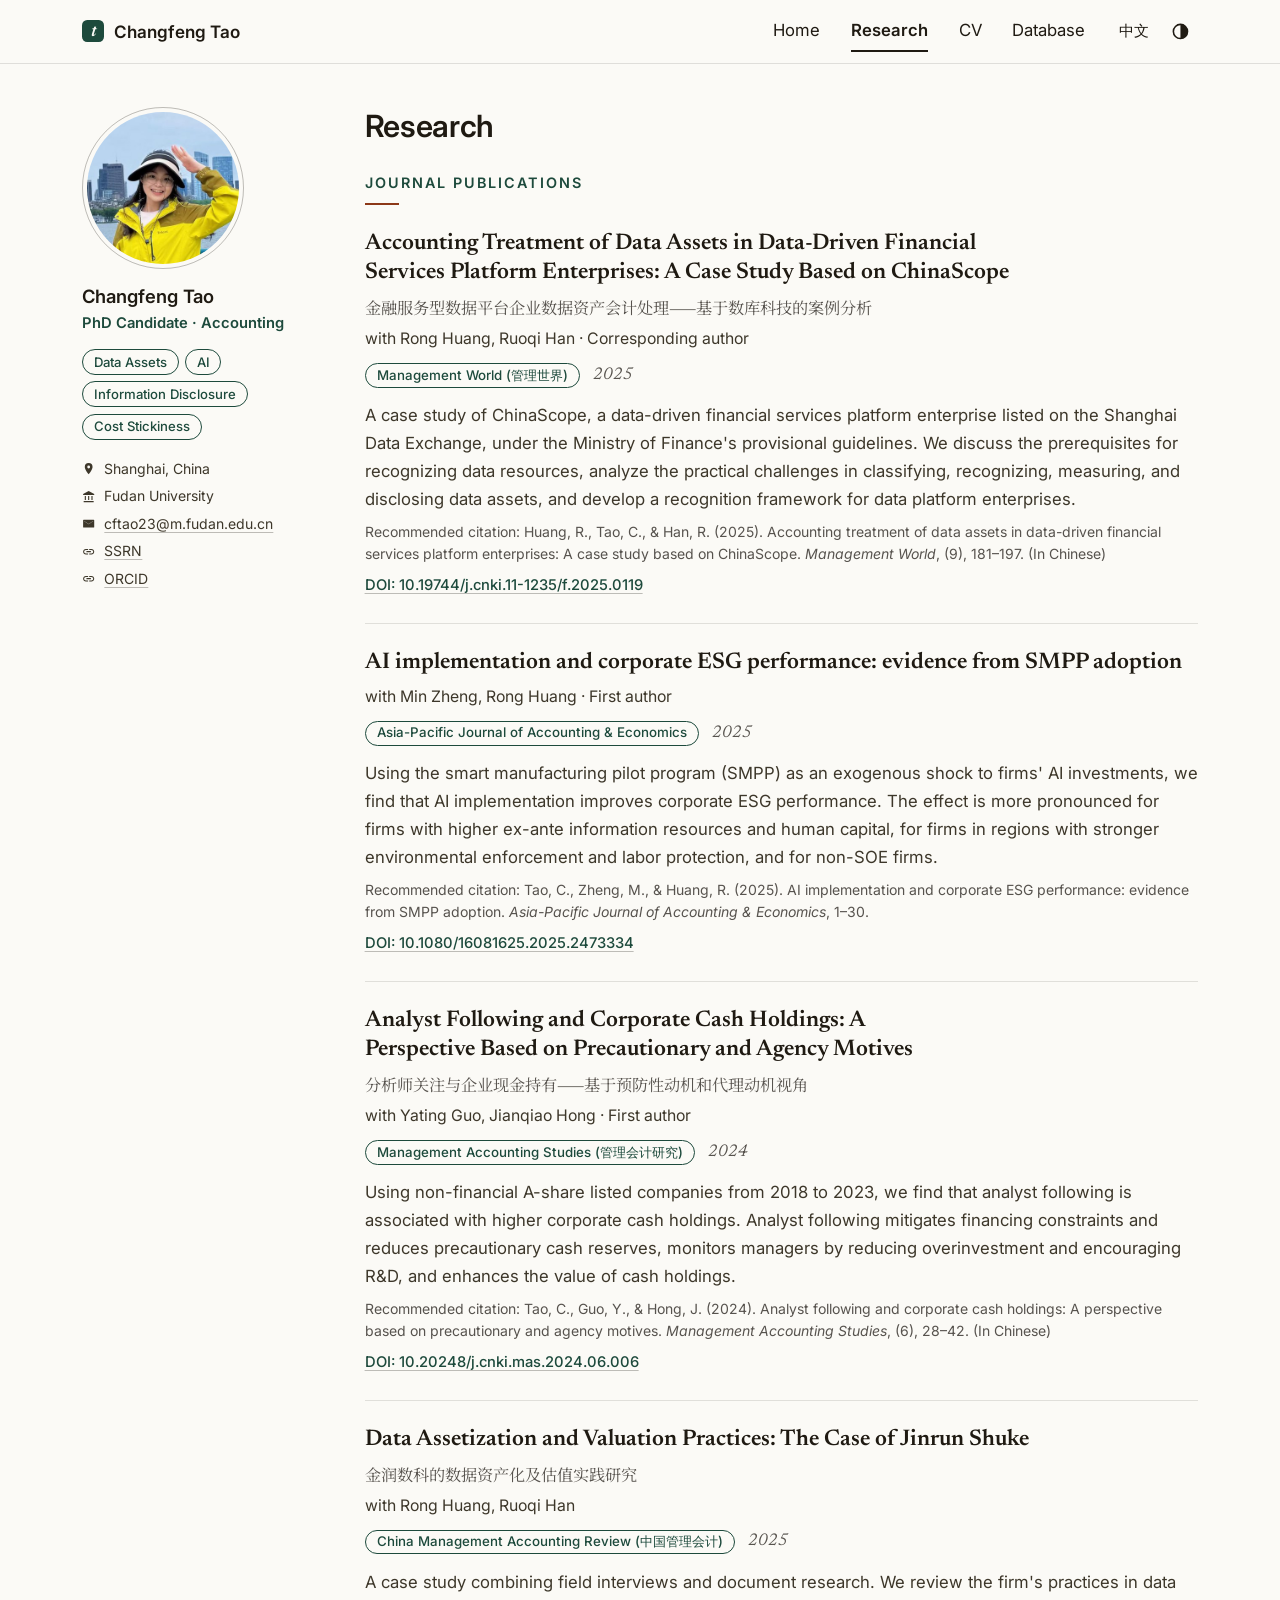
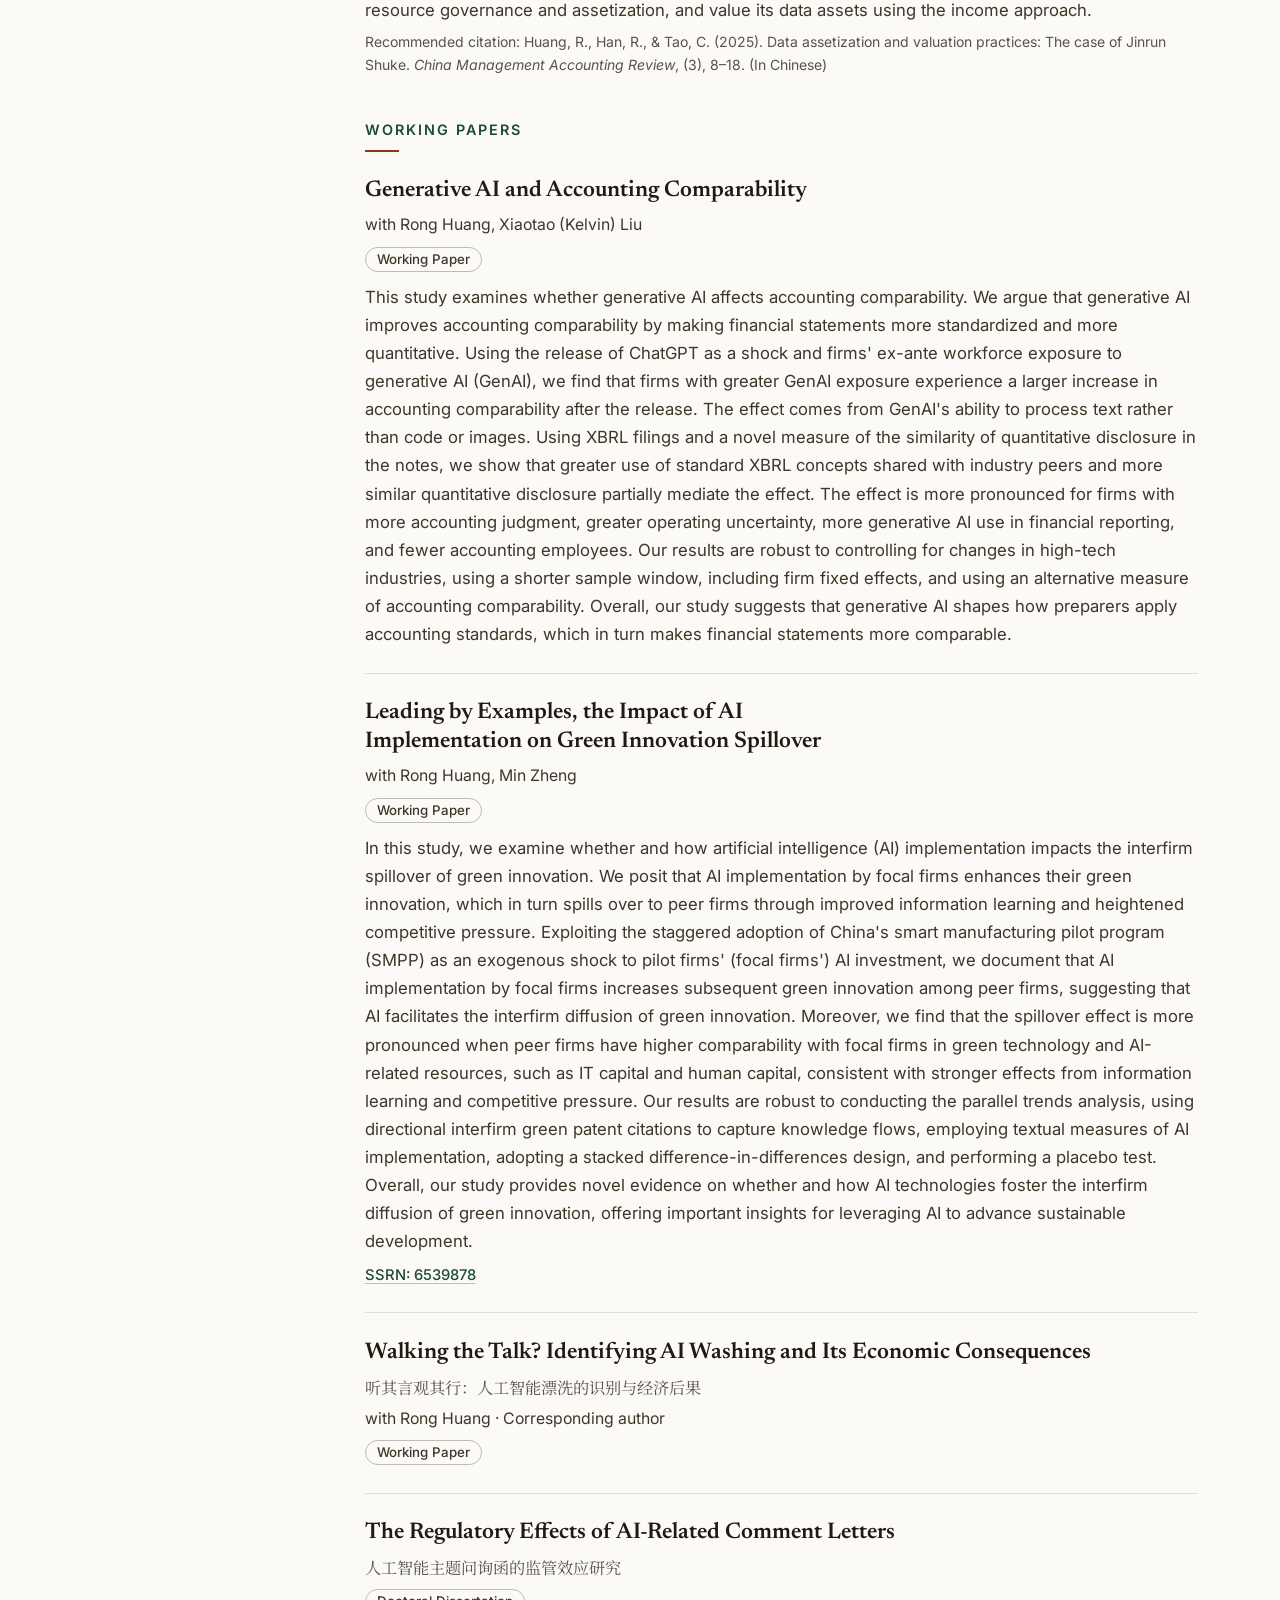
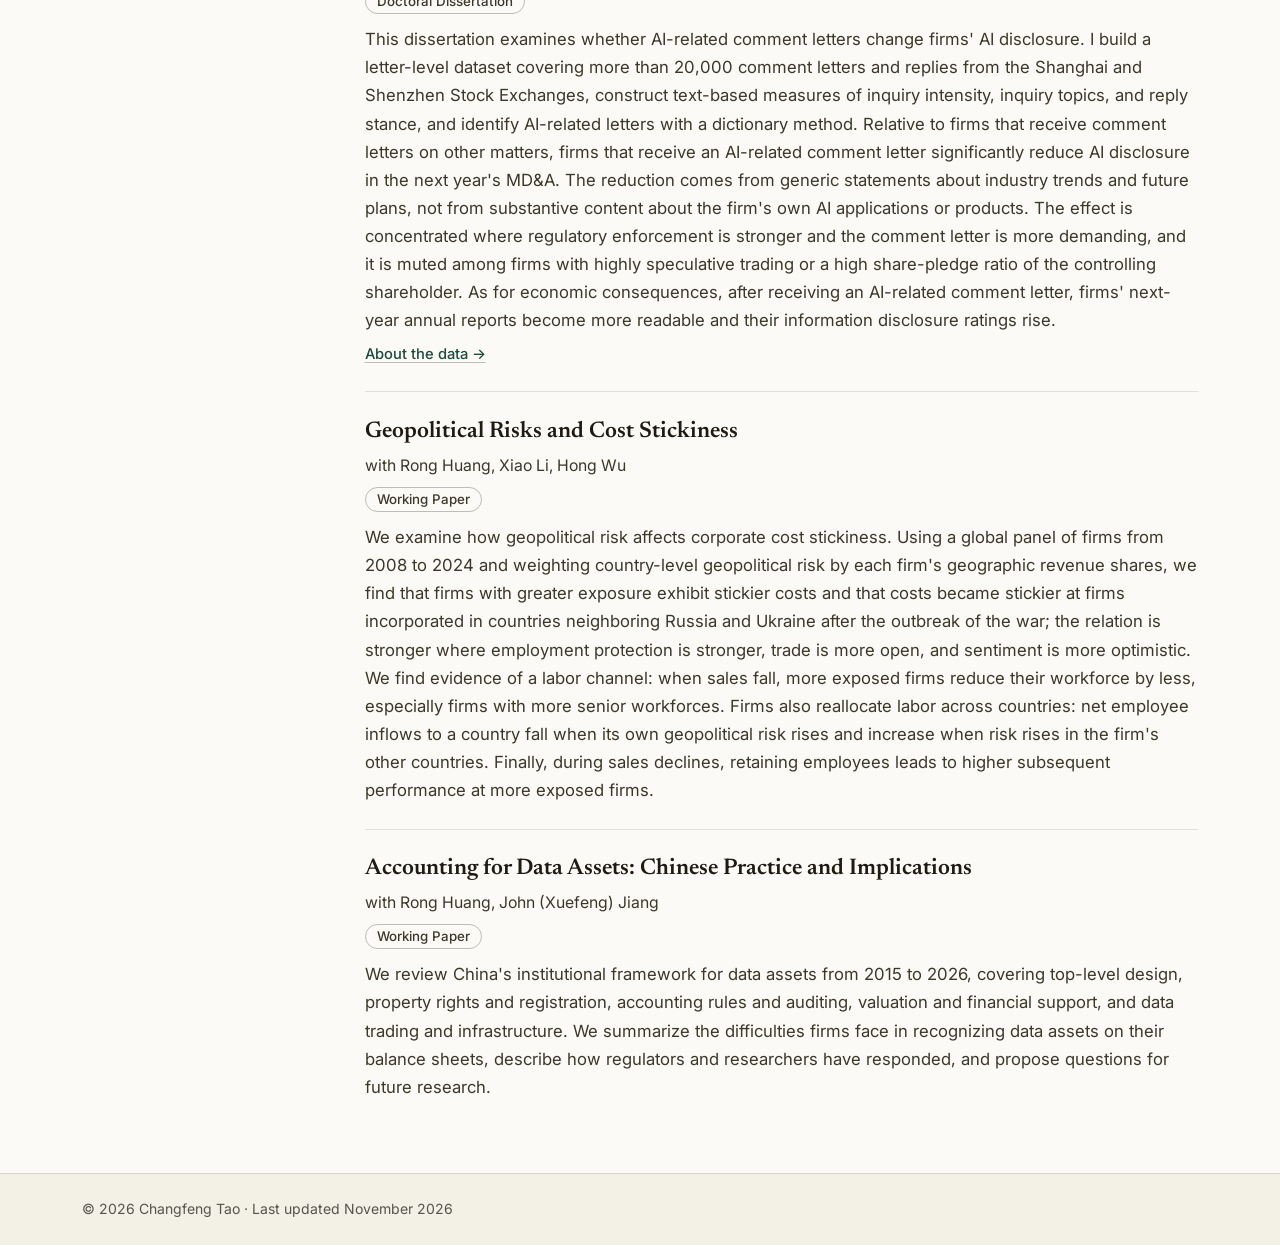
<file: research.html>
<!doctype html>
<html lang="en">
<head>
<meta charset="utf-8">
<meta name="viewport" content="width=device-width, initial-scale=1, viewport-fit=cover">
<title>Research · Changfeng Tao</title>
<meta name="description" content="Publications and working papers by Changfeng Tao (陶长风) on data assets, artificial intelligence, information disclosure, and cost stickiness.">
<link rel="icon" href="favicon.svg" type="image/svg+xml">
<link rel="preconnect" href="https://fonts.googleapis.com">
<link rel="preconnect" href="https://fonts.gstatic.com" crossorigin>
<link rel="stylesheet" href="assets/site.css">
<script src="assets/site.js"></script>
</head>
<body>

<header class="masthead">
  <div class="wrap masthead__inner">
    <a class="brand" href="index.html">
      <svg class="brand__mark" viewBox="0 0 64 64" width="22" height="22" aria-hidden="true"><rect width="64" height="64" rx="15"/><text x="32" y="47" text-anchor="middle">t</text></svg>
      <span class="en">Changfeng Tao</span><span class="zh">陶长风</span>
    </a>
    <nav class="nav" aria-label="Main">
      <a href="index.html"><span class="en">Home</span><span class="zh">首页</span></a>
      <a href="research.html" aria-current="page"><span class="en">Research</span><span class="zh">研究</span></a>
      <a href="cv.html"><span class="en">CV</span><span class="zh">简历</span></a>
      <a href="database.html"><span class="en">Database</span><span class="zh">数据库</span></a>
    </nav>
    <div class="tools">
      <button id="lang-toggle" class="tool" type="button" aria-label="Switch language / 切换语言"><span class="en">中文</span><span class="zh">EN</span></button>
      <button id="theme-toggle" class="tool" type="button" aria-label="Switch light or dark mode / 切换浅色或深色模式">
        <svg viewBox="0 0 24 24" aria-hidden="true"><circle cx="12" cy="12" r="9" fill="none" stroke="currentColor" stroke-width="2"/><path d="M12 3a9 9 0 0 1 0 18z" fill="currentColor"/></svg>
      </button>
    </div>
  </div>
</header>

<div class="wrap layout">

  <aside class="sidebar">
    <img class="sidebar__photo" src="images/avatar.jpg" width="360" height="360" alt="Changfeng Tao">
    <div>
      <p class="sidebar__name"><span class="en">Changfeng Tao</span><span class="zh">陶长风</span></p>
      <p class="sidebar__role"><span class="en">PhD Candidate · Accounting</span><span class="zh">博士生 · 会计学</span></p>
    </div>
    <ul class="pills">
      <li><span class="en">Data Assets</span><span class="zh">数据资产</span></li>
      <li><span class="en">AI</span><span class="zh">人工智能</span></li>
      <li><span class="en">Information Disclosure</span><span class="zh">信息披露</span></li>
      <li><span class="en">Cost Stickiness</span><span class="zh">成本粘性</span></li>
    </ul>
    <ul class="contact">
      <li><svg viewBox="0 0 24 24" aria-hidden="true"><path d="M12 2a7 7 0 0 0-7 7c0 5 7 13 7 13s7-8 7-13a7 7 0 0 0-7-7zm0 9.5A2.5 2.5 0 1 1 12 6.500a2.500 2.500 0 0 1 0 5z"/></svg><span><span class="en">Shanghai, China</span><span class="zh">中国，上海</span></span></li>
      <li><svg viewBox="0 0 24 24" aria-hidden="true"><path d="M12 2 2 7v2h20V7zM5 11v7h2v-7zm6 0v7h2v-7zm6 0v7h2v-7zM3 20v2h18v-2z"/></svg><span><span class="en">Fudan University</span><span class="zh">复旦大学</span></span></li>
      <li><svg viewBox="0 0 24 24" aria-hidden="true"><path d="M3 5h18a1 1 0 0 1 1 1v12a1 1 0 0 1-1 1H3a1 1 0 0 1-1-1V6a1 1 0 0 1 1-1zm9 8 8-5.500V7l-8 5.500L4 7v.5z"/></svg><a href="mailto:cftao23@m.fudan.edu.cn">cftao23@m.fudan.edu.cn</a></li>
      <li><svg viewBox="0 0 24 24" aria-hidden="true"><path d="M3.900 12c0-1.710 1.390-3.100 3.100-3.100h4V7H7c-2.760 0-5 2.240-5 5s2.240 5 5 5h4v-1.900H7c-1.710 0-3.100-1.390-3.100-3.100zM8 13h8v-2H8zm9-6h-4v1.900h4c1.710 0 3.100 1.390 3.100 3.100s-1.390 3.100-3.100 3.100h-4V17h4c2.760 0 5-2.240 5-5s-2.240-5-5-5z"/></svg><a href="https://papers.ssrn.com/sol3/cf_dev/AbsByAuth.cfm?per_id=11059029">SSRN</a></li>
      <li><svg viewBox="0 0 24 24" aria-hidden="true"><path d="M3.900 12c0-1.710 1.390-3.100 3.100-3.100h4V7H7c-2.760 0-5 2.240-5 5s2.240 5 5 5h4v-1.900H7c-1.710 0-3.100-1.390-3.100-3.100zM8 13h8v-2H8zm9-6h-4v1.900h4c1.710 0 3.100 1.390 3.100 3.100s-1.390 3.100-3.100 3.100h-4V17h4c2.760 0 5-2.240 5-5s-2.240-5-5-5z"/></svg><a href="https://orcid.org/0000-0003-4159-3730">ORCID</a></li>
    </ul>
  </aside>

  <main class="content">
    <h1 class="page-title"><span class="en">Research</span><span class="zh">研究</span></h1>

    <section class="block">
      <h2 class="section-head"><span class="en">Journal Publications</span><span class="zh">期刊发表</span></h2>

      <article class="paper" id="chinascope">
        <h3 class="paper__title"><a href="https://doi.org/10.19744/j.cnki.11-1235/f.2025.0119"><span class="en">Accounting Treatment of Data Assets in Data-Driven Financial Services Platform Enterprises: A Case Study Based on ChinaScope</span><span class="zh">金融服务型数据平台企业数据资产会计处理——基于数库科技的案例分析</span></a></h3>
        <p class="paper__original en">金融服务型数据平台企业数据资产会计处理——基于数库科技的案例分析</p>
        <p class="paper__authors"><span class="en">with Rong Huang, Ruoqi Han · Corresponding author</span><span class="zh">黄蓉，陶长风（通讯作者），韩若琦</span></p>
        <p class="paper__status"><span class="badge"><span class="en">Management World (管理世界)</span><span class="zh">《管理世界》</span></span><span class="paper__year">2025</span></p>
        <p class="paper__summary en">A case study of ChinaScope, a data-driven financial services platform enterprise listed on the Shanghai Data Exchange, under the Ministry of Finance's provisional guidelines. We discuss the prerequisites for recognizing data resources, analyze the practical challenges in classifying, recognizing, measuring, and disclosing data assets, and develop a recognition framework for data platform enterprises.</p>
        <p class="paper__summary zh">以首批在上海数据交易所挂牌的金融服务型数据平台企业数库科技为案例，结合财政部《企业数据资源相关会计处理暂行规定》，明确数据资源入表的先决条件，分析企业在科目归属、成本计量和披露要求等方面面临的问题，并总结数据平台企业的数据资源入表框架。</p>
        <p class="paper__cite en">Recommended citation: Huang, R., Tao, C., &amp; Han, R. (2025). Accounting treatment of data assets in data-driven financial services platform enterprises: A case study based on ChinaScope. <em>Management World</em>, (9), 181–197. (In Chinese)</p>
        <p class="paper__cite zh">引用格式：黄蓉，陶长风，韩若琦. (2025). 金融服务型数据平台企业数据资产会计处理——基于数库科技的案例分析. 管理世界, (09), 181–197.</p>
        <p class="paper__links"><a href="https://doi.org/10.19744/j.cnki.11-1235/f.2025.0119">DOI: 10.19744/j.cnki.11-1235/f.2025.0119</a></p>
      </article>

      <article class="paper" id="smpp">
        <h3 class="paper__title"><a href="https://doi.org/10.1080/16081625.2025.2473334">AI implementation and corporate ESG performance: evidence from SMPP adoption</a></h3>
        <p class="paper__authors"><span class="en">with Min Zheng, Rong Huang · First author</span><span class="zh"><strong>Changfeng Tao</strong>, Min Zheng, Rong Huang</span></p>
        <p class="paper__status"><span class="badge">Asia-Pacific Journal of Accounting &amp; Economics</span><span class="paper__year">2025</span></p>
        <p class="paper__summary en">Using the smart manufacturing pilot program (SMPP) as an exogenous shock to firms' AI investments, we find that AI implementation improves corporate ESG performance. The effect is more pronounced for firms with higher ex-ante information resources and human capital, for firms in regions with stronger environmental enforcement and labor protection, and for non-SOE firms.</p>
        <p class="paper__summary zh">以智能制造试点项目（SMPP）作为企业 AI 投资的外生冲击，发现 AI 应用提升了企业 ESG 表现。这一效应在事前信息资源和人力资本水平更高的企业、环境执法和劳动保护更强地区的企业以及非国有企业中更明显。</p>
        <p class="paper__cite"><span class="en">Recommended citation: </span><span class="zh">引用格式：</span>Tao, C., Zheng, M., &amp; Huang, R. (2025). AI implementation and corporate ESG performance: evidence from SMPP adoption. <em>Asia-Pacific Journal of Accounting &amp; Economics</em>, 1–30.</p>
        <p class="paper__links"><a href="https://doi.org/10.1080/16081625.2025.2473334">DOI: 10.1080/16081625.2025.2473334</a></p>
      </article>

      <article class="paper" id="cash-holdings">
        <h3 class="paper__title"><a href="https://doi.org/10.20248/j.cnki.mas.2024.06.006"><span class="en">Analyst Following and Corporate Cash Holdings: A Perspective Based on Precautionary and Agency Motives</span><span class="zh">分析师关注与企业现金持有——基于预防性动机和代理动机视角</span></a></h3>
        <p class="paper__original en">分析师关注与企业现金持有——基于预防性动机和代理动机视角</p>
        <p class="paper__authors"><span class="en">with Yating Guo, Jianqiao Hong · First author</span><span class="zh">陶长风，郭雅婷，洪剑峭</span></p>
        <p class="paper__status"><span class="badge"><span class="en">Management Accounting Studies (管理会计研究)</span><span class="zh">《管理会计研究》</span></span><span class="paper__year">2024</span></p>
        <p class="paper__summary en">Using non-financial A-share listed companies from 2018 to 2023, we find that analyst following is associated with higher corporate cash holdings. Analyst following mitigates financing constraints and reduces precautionary cash reserves, monitors managers by reducing overinvestment and encouraging R&amp;D, and enhances the value of cash holdings.</p>
        <p class="paper__summary zh">以 2018—2023 年沪深 A 股非金融类上市公司为样本，发现分析师关注总体上提高了企业现金持有水平。分析师通过缓解融资约束影响预防性动机，通过监督管理层影响代理动机，抑制超额持现带来的过度投资、促进研发投入，并提升了企业价值。</p>
        <p class="paper__cite en">Recommended citation: Tao, C., Guo, Y., &amp; Hong, J. (2024). Analyst following and corporate cash holdings: A perspective based on precautionary and agency motives. <em>Management Accounting Studies</em>, (6), 28–42. (In Chinese)</p>
        <p class="paper__cite zh">引用格式：陶长风，郭雅婷，洪剑峭. (2024). 分析师关注与企业现金持有——基于预防性动机和代理动机视角. 管理会计研究, (06), 28–42.</p>
        <p class="paper__links"><a href="https://doi.org/10.20248/j.cnki.mas.2024.06.006">DOI: 10.20248/j.cnki.mas.2024.06.006</a></p>
      </article>

      <article class="paper" id="jinrun">
        <h3 class="paper__title"><span class="en">Data Assetization and Valuation Practices: The Case of Jinrun Shuke</span><span class="zh">金润数科的数据资产化及估值实践研究</span></h3>
        <p class="paper__original en">金润数科的数据资产化及估值实践研究</p>
        <p class="paper__authors"><span class="en">with Rong Huang, Ruoqi Han</span><span class="zh">黄蓉，韩若琦，陶长风</span></p>
        <p class="paper__status"><span class="badge"><span class="en">China Management Accounting Review (中国管理会计)</span><span class="zh">《中国管理会计》</span></span><span class="paper__year">2025</span></p>
        <p class="paper__summary en">A case study combining field interviews and document research. We review the firm's practices in data resource governance and assetization, and value its data assets using the income approach.</p>
        <p class="paper__summary zh">以金润数科为案例，结合实地访谈与资料调研，梳理其在数据资源治理和资产化方面的实践探索，并采用收益法对其数据资产进行估值。</p>
        <p class="paper__cite en">Recommended citation: Huang, R., Han, R., &amp; Tao, C. (2025). Data assetization and valuation practices: The case of Jinrun Shuke. <em>China Management Accounting Review</em>, (3), 8–18. (In Chinese)</p>
        <p class="paper__cite zh">引用格式：黄蓉，韩若琦，陶长风. (2025). 金润数科的数据资产化及估值实践研究. 中国管理会计, (03), 8–18.</p>
      </article>
    </section>

    <section class="block">
      <h2 class="section-head"><span class="en">Working Papers</span><span class="zh">工作论文</span></h2>

      <article class="paper" id="genai-comparability">
        <h3 class="paper__title">Generative AI and Accounting Comparability</h3>
        <p class="paper__authors"><span class="en">with Rong Huang, Xiaotao (Kelvin) Liu</span><span class="zh">Rong Huang, Xiaotao (Kelvin) Liu, Changfeng Tao</span></p>
        <p class="paper__status"><span class="badge badge--plain"><span class="en">Working Paper</span><span class="zh">工作论文</span></span></p>
        <p class="paper__summary en">This study examines whether generative AI affects accounting comparability. We argue that generative AI improves accounting comparability by making financial statements more standardized and more quantitative. Using the release of ChatGPT as a shock and firms' ex-ante workforce exposure to generative AI (GenAI), we find that firms with greater GenAI exposure experience a larger increase in accounting comparability after the release. The effect comes from GenAI's ability to process text rather than code or images. Using XBRL filings and a novel measure of the similarity of quantitative disclosure in the notes, we show that greater use of standard XBRL concepts shared with industry peers and more similar quantitative disclosure partially mediate the effect. The effect is more pronounced for firms with more accounting judgment, greater operating uncertainty, more generative AI use in financial reporting, and fewer accounting employees. Our results are robust to controlling for changes in high-tech industries, using a shorter sample window, including firm fixed effects, and using an alternative measure of accounting comparability. Overall, our study suggests that generative AI shapes how preparers apply accounting standards, which in turn makes financial statements more comparable.</p>
        <p class="paper__summary zh">本文检验生成式人工智能是否影响会计信息可比性。我们认为，生成式人工智能使财务报表更标准化、更定量化，从而提高了会计信息可比性。以 ChatGPT 发布作为冲击，并结合企业员工事前的生成式人工智能（GenAI）暴露度，我们发现暴露度更高的企业在发布后可比性提升更大。这一效应来自 GenAI 处理文本的能力，而非处理代码或图像的能力。基于 XBRL 文件和附注定量披露相似度的新指标，我们发现更多使用与行业同行相同的标准 XBRL 概念、定量披露更相似，部分中介了这一效应。该效应在会计判断更多、经营不确定性更高、财务报告中生成式人工智能使用更多、会计人员更少的企业中更明显。控制高科技行业的变化、缩短样本窗口、加入企业固定效应以及使用替代的会计可比性指标后，结果依然稳健。总体而言，生成式人工智能影响了报表编制者应用会计准则的方式，进而使财务报表更具可比性。</p>
      </article>

      <article class="paper" id="green-innovation">
        <h3 class="paper__title"><a href="https://papers.ssrn.com/sol3/papers.cfm?abstract_id=6539878">Leading by Examples, the Impact of AI Implementation on Green Innovation Spillover</a></h3>
        <p class="paper__authors"><span class="en">with Rong Huang, Min Zheng</span><span class="zh">Rong Huang, Changfeng Tao, Min Zheng</span></p>
        <p class="paper__status"><span class="badge badge--plain"><span class="en">Working Paper</span><span class="zh">工作论文</span></span></p>
        <p class="paper__summary en">In this study, we examine whether and how artificial intelligence (AI) implementation impacts the interfirm spillover of green innovation. We posit that AI implementation by focal firms enhances their green innovation, which in turn spills over to peer firms through improved information learning and heightened competitive pressure. Exploiting the staggered adoption of China's smart manufacturing pilot program (SMPP) as an exogenous shock to pilot firms' (focal firms') AI investment, we document that AI implementation by focal firms increases subsequent green innovation among peer firms, suggesting that AI facilitates the interfirm diffusion of green innovation. Moreover, we find that the spillover effect is more pronounced when peer firms have higher comparability with focal firms in green technology and AI-related resources, such as IT capital and human capital, consistent with stronger effects from information learning and competitive pressure. Our results are robust to conducting the parallel trends analysis, using directional interfirm green patent citations to capture knowledge flows, employing textual measures of AI implementation, adopting a stacked difference-in-differences design, and performing a placebo test. Overall, our study provides novel evidence on whether and how AI technologies foster the interfirm diffusion of green innovation, offering important insights for leveraging AI to advance sustainable development.</p>
        <p class="paper__summary zh">本文检验人工智能（AI）应用是否以及如何影响绿色创新在企业间的溢出。我们认为，焦点企业应用 AI 能提升其绿色创新，并通过改善信息学习和加剧竞争压力溢出到同行企业。以中国智能制造试点项目（SMPP）的分批实施作为试点企业（焦点企业）AI 投资的外生冲击，我们发现焦点企业应用 AI 提高了同行企业随后的绿色创新，说明 AI 促进了绿色创新在企业间的扩散。进一步，当同行企业与焦点企业在绿色技术以及 IT 资本、人力资本等 AI 相关资源上的可比性更高时，溢出效应更明显，这与信息学习和竞争压力的作用更强相一致。平行趋势检验、用有方向的企业间绿色专利引用刻画知识流动、采用 AI 应用的文本指标、堆叠双重差分设计以及安慰剂检验均支持上述结果。本文为 AI 技术是否以及如何促进绿色创新在企业间扩散提供了新证据，对利用 AI 推动可持续发展具有启示。</p>
        <p class="paper__links"><a href="https://papers.ssrn.com/sol3/papers.cfm?abstract_id=6539878">SSRN: 6539878</a></p>
      </article>

      <article class="paper" id="ai-disclosure">
        <h3 class="paper__title"><span class="en">Walking the Talk? Identifying AI Washing and Its Economic Consequences</span><span class="zh">听其言观其行：人工智能漂洗的识别与经济后果</span></h3>
        <p class="paper__original en">听其言观其行：人工智能漂洗的识别与经济后果</p>
        <p class="paper__authors"><span class="en">with Rong Huang · Corresponding author</span><span class="zh">黄蓉，陶长风（通讯作者）</span></p>
        <p class="paper__status"><span class="badge badge--plain"><span class="en">Working Paper</span><span class="zh">工作论文</span></span></p>
      </article>

      <article class="paper" id="dissertation">
        <h3 class="paper__title"><span class="en">The Regulatory Effects of AI-Related Comment Letters</span><span class="zh">人工智能主题问询函的监管效应研究</span></h3>
        <p class="paper__original en">人工智能主题问询函的监管效应研究</p>
        <p class="paper__status"><span class="badge badge--plain"><span class="en">Doctoral Dissertation</span><span class="zh">博士论文</span></span></p>
        <p class="paper__summary en">This dissertation examines whether AI-related comment letters change firms' AI disclosure. I build a letter-level dataset covering more than 20,000 comment letters and replies from the Shanghai and Shenzhen Stock Exchanges, construct text-based measures of inquiry intensity, inquiry topics, and reply stance, and identify AI-related letters with a dictionary method. Relative to firms that receive comment letters on other matters, firms that receive an AI-related comment letter significantly reduce AI disclosure in the next year's MD&amp;A. The reduction comes from generic statements about industry trends and future plans, not from substantive content about the firm's own AI applications or products. The effect is concentrated where regulatory enforcement is stronger and the comment letter is more demanding, and it is muted among firms with highly speculative trading or a high share-pledge ratio of the controlling shareholder. As for economic consequences, after receiving an AI-related comment letter, firms' next-year annual reports become more readable and their information disclosure ratings rise.</p>
        <p class="paper__summary zh">检验人工智能主题问询函能否改变企业的人工智能信息披露。自建覆盖沪深两市两万余封交易所问询函与回函的函件级数据集，构建问询强度、问询主题与回函立场等文本指标，以词典法识别人工智能相关问询函。研究发现，与因其他事项被问询的公司相比，公司收到人工智能问询函后，下一年年报“管理层讨论与分析”中的人工智能披露显著减少；减少的主要是行业趋势、前瞻计划一类的泛化表述，涉及自身应用、自研产品等实质性内容并未减少。这一效应集中在监管与执法较严、问询更具体的情形，在股价投机性强、控股股东股权质押比例高的公司中不明显。经济后果方面，收到人工智能问询函后，公司下一年年报的可读性提高，信息披露评分等级上升。</p>
        <p class="paper__links"><a href="database.html"><span class="en">About the data →</span><span class="zh">了解这份数据 →</span></a></p>
      </article>

      <article class="paper" id="cost-stickiness">
        <h3 class="paper__title">Geopolitical Risks and Cost Stickiness</h3>
        <p class="paper__authors"><span class="en">with Rong Huang, Xiao Li, Hong Wu</span><span class="zh">Rong Huang, Xiao Li, Changfeng Tao, Hong Wu</span></p>
        <p class="paper__status"><span class="badge badge--plain"><span class="en">Working Paper</span><span class="zh">工作论文</span></span></p>
        <p class="paper__summary en">We examine how geopolitical risk affects corporate cost stickiness. Using a global panel of firms from 2008 to 2024 and weighting country-level geopolitical risk by each firm's geographic revenue shares, we find that firms with greater exposure exhibit stickier costs and that costs became stickier at firms incorporated in countries neighboring Russia and Ukraine after the outbreak of the war; the relation is stronger where employment protection is stronger, trade is more open, and sentiment is more optimistic. We find evidence of a labor channel: when sales fall, more exposed firms reduce their workforce by less, especially firms with more senior workforces. Firms also reallocate labor across countries: net employee inflows to a country fall when its own geopolitical risk rises and increase when risk rises in the firm's other countries. Finally, during sales declines, retaining employees leads to higher subsequent performance at more exposed firms.</p>
        <p class="paper__summary zh">本文研究地缘政治风险如何影响企业的成本粘性。基于 2008–2024 年的全球企业面板，我们以企业在各国的收入占比加权国家地缘政治风险指数，发现风险敞口更高的企业成本粘性更强，俄乌战争爆发后，注册在俄乌邻国的企业成本粘性也相对上升；这一关系在雇员保护更强、贸易更开放、乐观情绪更高时更明显。我们发现了劳动力渠道的证据：销售下滑时，风险敞口更高的企业减员更少，在员工资历较高的企业中尤为明显。企业还在跨国之间调配员工：一国风险上升时，企业流入该国的员工净额下降，而企业其他国家风险上升时，流入该国的员工净额上升。经济后果方面，销售下滑时，风险敞口更高的企业保留员工带来更高的后续业绩。</p>
      </article>

      <article class="paper" id="data-assets-china">
        <h3 class="paper__title">Accounting for Data Assets: Chinese Practice and Implications</h3>
        <p class="paper__authors"><span class="en">with Rong Huang, John (Xuefeng) Jiang</span><span class="zh">Rong Huang, John (Xuefeng) Jiang, Changfeng Tao</span></p>
        <p class="paper__status"><span class="badge badge--plain"><span class="en">Working Paper</span><span class="zh">工作论文</span></span></p>
        <p class="paper__summary en">We review China's institutional framework for data assets from 2015 to 2026, covering top-level design, property rights and registration, accounting rules and auditing, valuation and financial support, and data trading and infrastructure. We summarize the difficulties firms face in recognizing data assets on their balance sheets, describe how regulators and researchers have responded, and propose questions for future research.</p>
        <p class="paper__summary zh">梳理中国 2015—2026 年的数据资产制度，包括顶层设计、产权与登记、会计规则与审计、评估与金融配套、流通交易与基础设施，归纳企业数据资产入表实施中的困难，梳理监管部门和研究团队的应对，并提出未来的研究问题。</p>
      </article>
    </section>
  </main>

</div>

<footer class="footer">
  <div class="wrap footer__inner">
    <p><span class="en">© 2026 Changfeng Tao · Last updated November 2026</span><span class="zh">© 2026 陶长风 · 最后更新于 2026 年 11 月</span></p>
  </div>
</footer>

</body>
</html>
</file>
<file: assets/site.css>
/*
  Layout: two page types, following the reference site.
  The landing page pairs a long copy column with a large photo.
  Inner pages use a sticky profile sidebar beside a reading column.

  To change the main colour, edit --ledger in all three colour blocks below.
*/
:root {
  --paper: #FBFAF6;
  --paper-soft: #F3F0E6;
  --ink: #1F1A12;
  --ink-mid: #3D372A;
  --ink-soft: #57534E;
  --ledger: #1D4A3C;
  --red-ink: #8C3818;
  --brass: #B5853A;
  --rule: rgba(31, 26, 18, .12);
  --rule-strong: rgba(31, 26, 18, .28);
  --mast: rgba(251, 250, 246, .88);
  --photo-shadow: rgba(31, 26, 18, .28);

  --serif: "Newsreader", "Noto Serif SC", Georgia, "Songti SC", "STSong", "SimSun", serif;
  --serif-cjk: "Noto Serif SC", "Songti SC", "STSong", "SimSun", "Newsreader", Georgia, serif;
  --sans: "Inter", "PingFang SC", "Hiragino Sans GB", "Microsoft YaHei", "Noto Sans SC", -apple-system, "Segoe UI", Roboto, Arial, sans-serif;

  --page: 1180px;
  --gutter: clamp(16px, 3.5vw, 32px);
}

@media (prefers-color-scheme: dark) {
  :root:not([data-theme="light"]) {
    --paper: #171A18;
    --paper-soft: #212522;
    --ink: #F6F4EC;
    --ink-mid: #D3CFC2;
    --ink-soft: #B4B0A4;
    --ledger: #8CC7AD;
    --red-ink: #DD8A68;
    --brass: #D4A258;
    --rule: rgba(251, 250, 246, .14);
    --rule-strong: rgba(251, 250, 246, .3);
    --mast: rgba(23, 26, 24, .88);
    --photo-shadow: rgba(0, 0, 0, .6);
    color-scheme: dark;
  }
}

:root[data-theme="dark"] {
  --paper: #171A18;
  --paper-soft: #212522;
  --ink: #F6F4EC;
  --ink-mid: #D3CFC2;
  --ink-soft: #B4B0A4;
  --ledger: #8CC7AD;
  --red-ink: #DD8A68;
  --brass: #D4A258;
  --rule: rgba(251, 250, 246, .14);
  --rule-strong: rgba(251, 250, 246, .3);
  --mast: rgba(23, 26, 24, .88);
  --photo-shadow: rgba(0, 0, 0, .6);
  color-scheme: dark;
}

/* Language switch: every string exists twice, one .en and one .zh */
html[data-lang="zh"] .en { display: none !important; }
html:not([data-lang="zh"]) .zh { display: none !important; }

*, *::before, *::after { box-sizing: border-box; }

html {
  font-size: 17px;
  -webkit-text-size-adjust: 100%;
  scroll-padding-top: 5.5rem;
}
@media (min-width: 1100px) { html { font-size: 18px; } }

body {
  margin: 0;
  background: var(--paper);
  color: var(--ink);
  font-family: var(--sans);
  line-height: 1.7;
  overflow-wrap: break-word;
}
body::before {
  content: "";
  position: fixed;
  inset: 0 0 auto;
  height: env(safe-area-inset-top, 0px);
  z-index: 30;
  background: var(--paper);
}

img { display: block; max-width: 100%; height: auto; }

a {
  color: var(--ledger);
  text-decoration: underline;
  text-decoration-thickness: 1px;
  text-underline-offset: 3px;
  text-decoration-color: var(--rule-strong);
  transition: color .15s ease, text-decoration-color .15s ease;
}
a:hover { color: var(--red-ink); text-decoration-color: currentColor; }

:focus-visible {
  outline: 2px solid var(--red-ink);
  outline-offset: 2px;
  border-radius: 3px;
}

h1, h2, h3 { text-wrap: balance; }

.wrap {
  max-width: var(--page);
  margin-inline: auto;
  padding-left: max(var(--gutter), env(safe-area-inset-left, 0px));
  padding-right: max(var(--gutter), env(safe-area-inset-right, 0px));
}

/* Masthead */
.masthead {
  position: sticky;
  top: env(safe-area-inset-top, 0px);
  z-index: 20;
  background: var(--mast);
  -webkit-backdrop-filter: blur(10px);
  backdrop-filter: blur(10px);
  border-bottom: 1px solid var(--rule);
}
.masthead__inner {
  display: flex;
  flex-wrap: wrap;
  align-items: center;
  gap: .3rem 1.5rem;
  padding-block: .62rem;
}
.brand {
  display: inline-flex;
  align-items: center;
  gap: .55rem;
  margin-right: auto;
  color: var(--ink);
  font-weight: 600;
  font-size: .95rem;
  text-decoration: none;
}
.brand:hover { color: var(--ink); }
.brand__mark { flex: none; display: block; }
.brand__mark rect { fill: var(--ledger); }
.brand__mark text {
  fill: var(--paper);
  font-family: var(--serif);
  font-style: italic;
  font-size: 46px;
}
.nav {
  display: flex;
  align-items: center;
  gap: clamp(.9rem, 2.4vw, 1.7rem);
}
.nav a {
  padding-block: .28rem;
  color: var(--ink);
  font-size: .93rem;
  text-decoration: none;
  border-bottom: 2px solid transparent;
}
.nav a:hover { color: var(--red-ink); }
.nav a[aria-current="page"] {
  font-weight: 600;
  border-bottom-color: var(--ink);
}
.tools { display: flex; align-items: center; gap: .3rem; }
.tool {
  display: inline-flex;
  align-items: center;
  justify-content: center;
  min-width: 2rem;
  min-height: 2rem;
  padding: 0 .4rem;
  border: 0;
  border-radius: 8px;
  background: transparent;
  color: var(--ink);
  font: inherit;
  font-size: .82rem;
  font-weight: 500;
  cursor: pointer;
}
.tool:hover { background: var(--paper-soft); color: var(--red-ink); }
.tool svg { width: 1.05rem; height: 1.05rem; display: block; }

/* Landing hero */
.hero {
  display: grid;
  grid-template-columns: minmax(0, 1fr) clamp(240px, 30vw, 380px);
  gap: clamp(2.5rem, 5vw, 4rem);
  align-items: start;
  padding-block: clamp(2rem, 5vw, 3.2rem) 1.2rem;
}
.hero__copy { min-width: 0; }
.eyebrow {
  margin: 0 0 .85rem;
  color: var(--red-ink);
  font-size: .72rem;
  font-weight: 500;
  letter-spacing: .14em;
  text-transform: uppercase;
}
/* The dot belongs to the second name and sits left of it. If the second name wraps
   to a new line (narrow window, or wider fallback fonts), overflow clips the dot. */
.hero__name {
  display: flex;
  flex-wrap: wrap;
  align-items: baseline;
  column-gap: .62em;
  margin: 0;
  padding-bottom: .12em;
  overflow: hidden;
  font-family: var(--serif);
  font-size: clamp(2.45rem, 4.9vw, 3.3rem);
  font-weight: 500;
  line-height: 1.08;
  letter-spacing: -.005em;
}
.hero__name .second { position: relative; }
.hero__name .second::before {
  content: "·";
  position: absolute;
  left: -.42em;
  color: var(--brass);
  font-weight: 400;
}
.hero__name .cjk {
  font-family: var(--serif-cjk);
  letter-spacing: .02em;
}
.hero__role {
  margin: 1.2rem 0 .7rem;
  color: var(--ledger);
  font-size: .98rem;
  font-weight: 600;
}
.pills {
  display: flex;
  flex-wrap: wrap;
  gap: .5rem;
  margin: 0;
  padding: 0;
  list-style: none;
}
.pills li {
  padding: .22rem .78rem;
  border: 1px solid var(--ledger);
  border-radius: 999px;
  color: var(--ledger);
  font-size: .78rem;
  font-weight: 500;
  line-height: 1.4;
}
.hero__bio { max-width: 38rem; margin-top: 2.1rem; }
.hero__bio p {
  margin: 0 0 .9rem;
  color: var(--ink-soft);
  font-size: 1.02rem;
  line-height: 1.78;
}
.hero__bio p:last-child { margin-bottom: 0; }
.hero__bio .job-market { color: var(--ink); }
.hero__bio strong { color: var(--ink); font-weight: 600; }
.hero__bio a strong { color: inherit; }
.hero__links {
  margin: 1rem 0 0;
  color: var(--ink-soft);
  font-size: .88rem;
  line-height: 1.5;
  text-align: right;
}
.hero__links a { font-weight: 500; }
.hero__photo { position: sticky; top: 5.5rem; }
/* The English bio runs longer than the Chinese one, so the photo sits lower to balance it. */
@media (min-width: 861px) {
  html:not([data-lang="zh"]) .hero__photo { margin-top: 4.5rem; }
}
.hero__photo img {
  width: 100%;
  aspect-ratio: 1;
  object-fit: cover;
  border-radius: 22px;
  box-shadow: 0 26px 50px -26px var(--photo-shadow);
}

/* Section headings */
.section-head {
  margin: 0 0 1rem;
  color: var(--ledger);
  font-size: .8rem;
  font-weight: 600;
  line-height: 1.3;
  letter-spacing: .14em;
  text-transform: uppercase;
}
.section-head::after {
  content: "";
  display: block;
  width: 34px;
  height: 2px;
  margin-top: .55rem;
  background: var(--red-ink);
}

/* Landing-page lists */
.home-section { padding-block: 1.9rem .4rem; }
.home-section:last-child { padding-bottom: 3.6rem; }
.entry {
  display: flex;
  align-items: baseline;
  justify-content: space-between;
  gap: 1.5rem;
  padding-block: .95rem;
  border-bottom: 1px solid var(--rule);
}
.entry__main { min-width: 0; }
.entry__title {
  margin: 0;
  font-family: var(--serif);
  font-size: 1.16rem;
  font-weight: 600;
  line-height: 1.32;
}
.entry__title a {
  color: var(--ink);
  text-decoration: none;
  border-bottom: 1px solid transparent;
}
.entry__title a:hover { color: var(--ledger); border-bottom-color: var(--ledger); }
.entry__meta {
  margin: .22rem 0 0;
  color: var(--ink-mid);
  font-size: .82rem;
  line-height: 1.5;
}
.entry__meta strong { color: var(--ink); font-weight: 600; }
.entry__date {
  flex: none;
  margin: 0;
  color: var(--ink-soft);
  font-family: var(--serif);
  font-size: .98rem;
  font-style: italic;
  font-variant-numeric: tabular-nums;
}
.more { margin: 1.2rem 0 0; font-size: .85rem; font-weight: 500; }

/* Inner pages */
.layout {
  display: grid;
  grid-template-columns: 12.5rem minmax(0, 1fr);
  gap: clamp(2rem, 4.5vw, 3.6rem);
  padding-block: 2.4rem 4rem;
}
.sidebar {
  position: sticky;
  top: 5.4rem;
  align-self: start;
  display: grid;
  gap: .85rem;
}
.sidebar__photo {
  width: min(100%, 9rem);
  aspect-ratio: 1;
  padding: 4px;
  border: 1px solid var(--rule-strong);
  border-radius: 50%;
  object-fit: cover;
}
.sidebar__name { margin: 0; font-size: 1.02rem; font-weight: 600; line-height: 1.35; }
.sidebar__role {
  margin: .2rem 0 0;
  color: var(--ledger);
  font-size: .82rem;
  font-weight: 600;
  line-height: 1.4;
}
.sidebar .pills { gap: .35rem; }
.sidebar .pills li { padding: .16rem .6rem; font-size: .73rem; }
.contact {
  display: grid;
  gap: .4rem;
  margin: .2rem 0 0;
  padding: 0;
  color: var(--ink-mid);
  font-size: .78rem;
  line-height: 1.45;
  list-style: none;
}
.contact li { display: flex; gap: .5rem; min-width: 0; }
.contact svg { flex: none; width: .95em; height: .95em; margin-top: .25em; fill: currentColor; }
.contact a { min-width: 0; color: inherit; overflow-wrap: anywhere; }
.contact a:hover { color: var(--red-ink); }

.content { min-width: 0; max-width: 47rem; }
.page-title {
  margin: 0 0 1.6rem;
  font-size: 1.7rem;
  font-weight: 600;
  line-height: 1.25;
  letter-spacing: -.01em;
}
.block { margin-top: 2.5rem; }
.page-title + .block { margin-top: 0; }

/* Research entries */
.paper {
  display: grid;
  gap: .42rem;
  padding-block: 1.35rem;
  border-bottom: 1px solid var(--rule);
}
.paper:first-of-type { padding-top: .35rem; }
.paper:last-child { border-bottom: 0; padding-bottom: 0; }
.paper > * { margin: 0; min-width: 0; }
.paper__title {
  font-family: var(--serif);
  font-size: 1.26rem;
  font-weight: 600;
  line-height: 1.3;
}
.paper__title a { color: var(--ink); text-decoration: none; border-bottom: 1px solid transparent; }
.paper__title a:hover { color: var(--ledger); border-bottom-color: var(--ledger); }
.paper__original {
  color: var(--ink-soft);
  font-family: var(--serif-cjk);
  font-size: .9rem;
  line-height: 1.5;
}
.paper__authors { color: var(--ink-mid); font-size: .88rem; line-height: 1.5; }
.paper__authors strong { color: var(--ink); font-weight: 600; }
.paper__status {
  display: flex;
  flex-wrap: wrap;
  align-items: center;
  gap: .35rem .7rem;
  margin-block: .12rem .2rem;
}
.badge {
  padding: .1rem .62rem;
  border: 1px solid var(--ledger);
  border-radius: 999px;
  color: var(--ledger);
  font-size: .74rem;
  font-weight: 500;
  line-height: 1.45;
}
.badge--plain { border-color: var(--rule-strong); color: var(--ink-mid); }
.badge--wip { border-color: var(--red-ink); color: var(--red-ink); }
.paper__year {
  color: var(--ink-soft);
  font-family: var(--serif);
  font-size: .95rem;
  font-style: italic;
}
.paper__summary { color: var(--ink-mid); font-size: .93rem; line-height: 1.68; }
.paper__cite { color: var(--ink-soft); font-size: .78rem; line-height: 1.6; }
.paper__links { font-size: .82rem; font-weight: 500; }

/* CV */
.cv-list {
  display: grid;
  gap: .78rem;
  margin: 0;
  padding: 0;
  list-style: none;
  font-size: .93rem;
  line-height: 1.58;
}
.cv-item {
  display: flex;
  flex-wrap: wrap;
  align-items: baseline;
  justify-content: space-between;
  gap: .05rem 1.5rem;
}
.cv-item__main { flex: 1 1 18rem; min-width: 0; }
.cv-item__main small { display: block; color: var(--ink-soft); font-size: .86rem; }
.cv-item__date {
  flex: none;
  color: var(--ink-soft);
  font-family: var(--serif);
  font-style: italic;
  font-variant-numeric: tabular-nums;
}
.cv-text { margin: 0; font-size: .93rem; line-height: 1.6; }
.cv-num { margin: 0; padding-left: 1.3rem; display: grid; gap: .7rem; font-size: .9rem; line-height: 1.58; }
.cv-num strong { font-weight: 600; }

/* Database */
.lede { margin: 0 0 2rem; color: var(--ink-soft); font-size: 1rem; line-height: 1.75; }
.data-card {
  display: grid;
  gap: 1rem;
  padding: clamp(1.1rem, 3vw, 1.7rem);
  border: 1px solid var(--rule-strong);
  border-radius: 14px;
  background: var(--paper-soft);
}
.data-card__head {
  display: flex;
  flex-wrap: wrap;
  align-items: center;
  justify-content: space-between;
  gap: .5rem 1rem;
}
.data-card__title {
  margin: 0;
  font-family: var(--serif);
  font-size: 1.36rem;
  font-weight: 600;
  line-height: 1.3;
}
.data-card__desc { margin: 0; color: var(--ink-mid); font-size: .95rem; line-height: 1.68; }
.data-table {
  display: grid;
  grid-template-columns: minmax(7rem, 9.5rem) minmax(0, 1fr);
  gap: .6rem 1.2rem;
  margin: 0;
  padding-top: 1rem;
  border-top: 1px solid var(--rule);
  font-size: .9rem;
  line-height: 1.55;
}
.data-table dt { color: var(--ink-soft); }
.data-table dd { margin: 0; min-width: 0; }

/* Five tiles in one row; on phones two per row, with the last one spanning the row. */
.data-stats {
  display: grid;
  grid-template-columns: repeat(5, minmax(0, 1fr));
  gap: .55rem;
  margin: 0;
  padding: 0;
  list-style: none;
}
@media (max-width: 640px) {
  .data-stats { grid-template-columns: repeat(2, minmax(0, 1fr)); }
  .data-stats li:last-child { grid-column: 1 / -1; }
}
.data-stats li {
  min-width: 0;
  padding: .65rem .7rem;
  border: 1px solid var(--rule);
  border-radius: 10px;
  background: var(--paper);
}
.data-stats strong {
  display: block;
  color: var(--ledger);
  font-family: var(--serif);
  font-size: 1.3rem;
  font-weight: 600;
  line-height: 1.15;
  font-variant-numeric: tabular-nums;
}
.data-stats span { display: block; margin-top: .2rem; color: var(--ink-soft); font-size: .78rem; line-height: 1.35; }

.section-text { margin: 0 0 1.2rem; color: var(--ink-mid); font-size: .95rem; line-height: 1.72; }

.data-figure { margin: 0; }
.data-figure img {
  width: 100%;
  border: 1px solid var(--rule-strong);
  border-radius: 10px;
  background: #FFFFFF;
}
.data-figure figcaption { margin-top: .55rem; color: var(--ink-soft); font-size: .8rem; line-height: 1.5; }

/* Footer */
.footer {
  border-top: 1px solid var(--rule);
  background: var(--paper-soft);
  color: var(--ink-soft);
  font-size: .78rem;
}
.footer__inner { padding-block: 1.3rem; }
.footer p { margin: 0; }

/* Narrow screens */
@media (max-width: 860px) {
  .hero { grid-template-columns: minmax(0, 1fr); gap: 1.5rem; }
  .hero__photo { order: -1; position: static; max-width: 280px; }
  .hero__bio { margin-top: 1.6rem; }

  .layout { grid-template-columns: minmax(0, 1fr); gap: 1.7rem; padding-block: 1.4rem 3rem; }
  .sidebar {
    position: static;
    grid-template-columns: 5rem minmax(0, 1fr);
    align-items: center;
    column-gap: 1rem;
    padding-bottom: 1.2rem;
    border-bottom: 1px solid var(--rule);
  }
  .sidebar__photo { width: 5rem; }
  .sidebar .pills { display: none; }
  .contact {
    grid-column: 1 / -1;
    display: flex;
    flex-wrap: wrap;
    gap: .3rem 1.1rem;
    margin: 0;
  }
  .content { max-width: none; }
}

@media (max-width: 640px) {
  .nav { order: 3; width: 100%; justify-content: space-between; }
  .entry { flex-wrap: wrap; gap: .1rem 1rem; }
  .entry__main { flex: 1 1 100%; }
}

@media (max-width: 560px) {
  .hero__name .second { flex-basis: 100%; margin-top: .08em; font-size: .78em; }
  .data-table { grid-template-columns: minmax(0, 1fr); gap: 0; }
  .data-table dt { margin-top: .7rem; font-size: .82rem; }
  .data-table dt:first-child { margin-top: 0; }
}

@media (prefers-reduced-motion: reduce) {
  * { transition: none !important; scroll-behavior: auto !important; }
}
</file>
